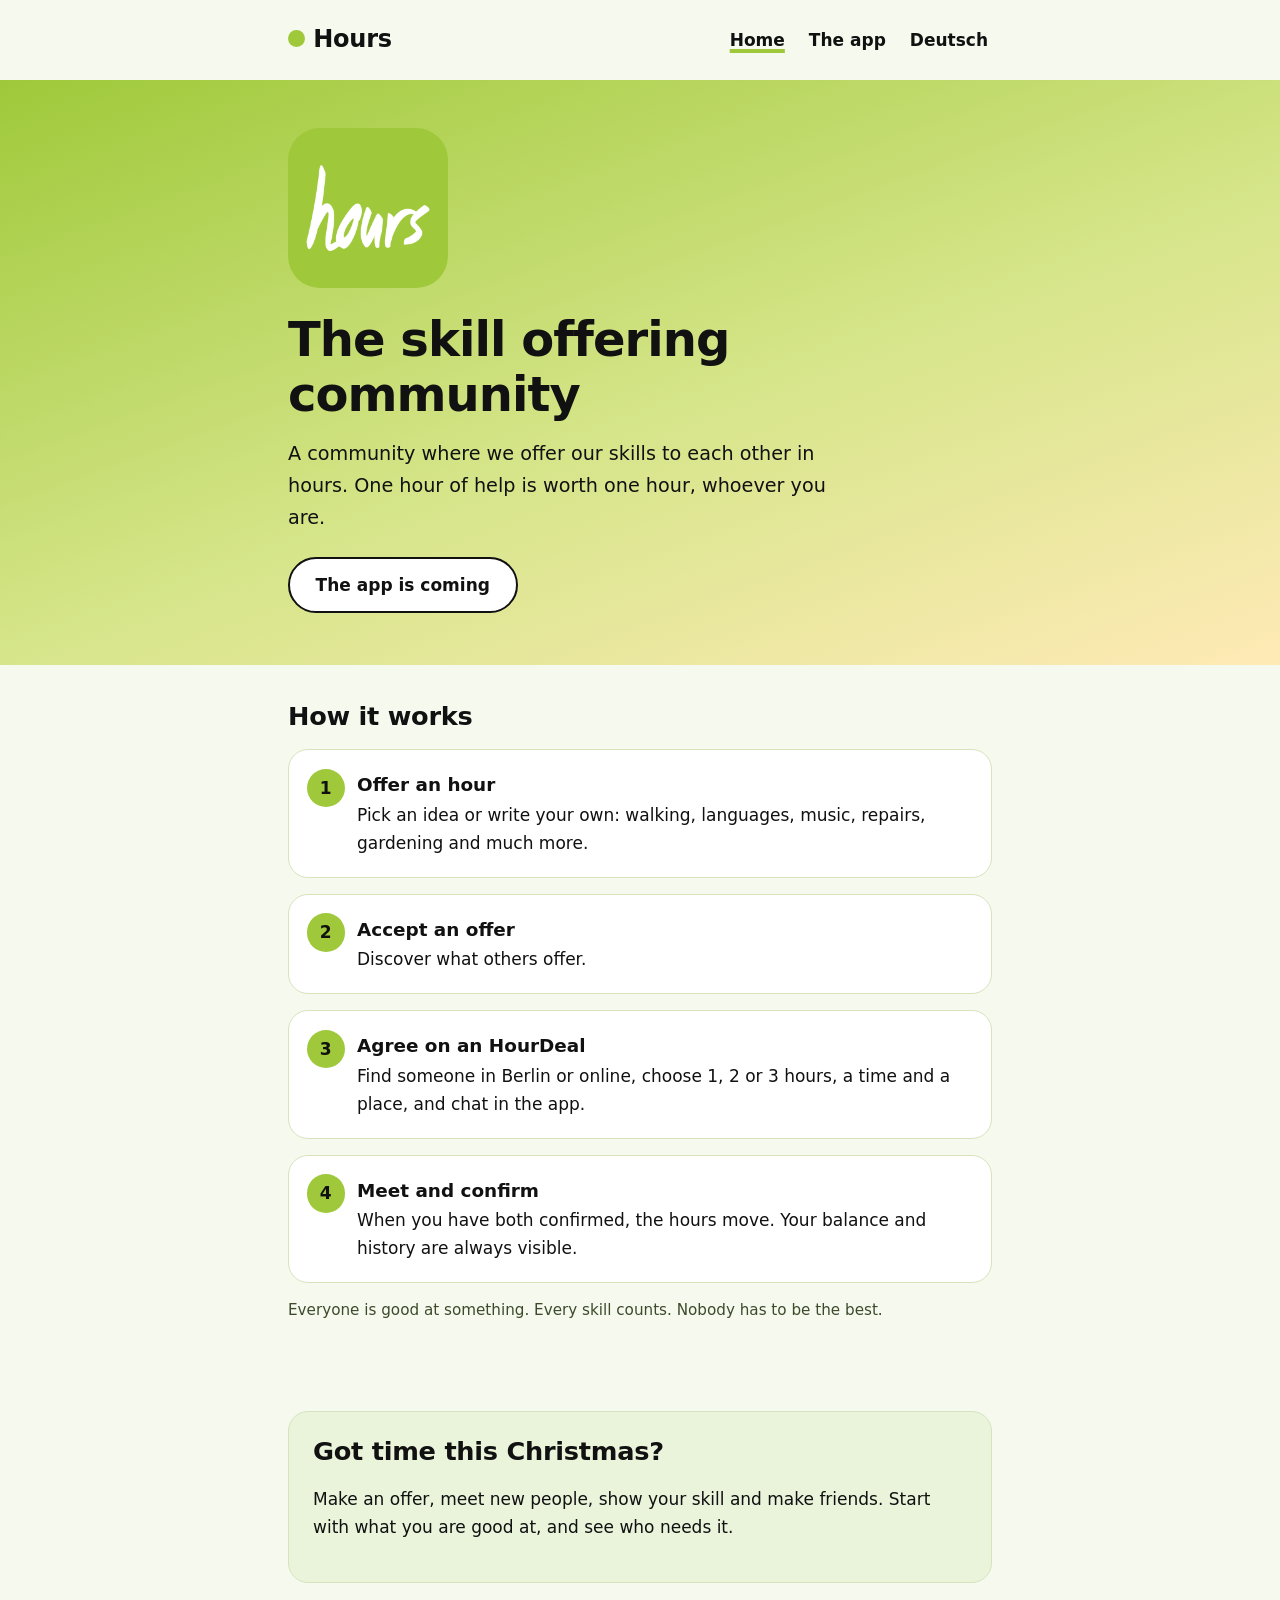
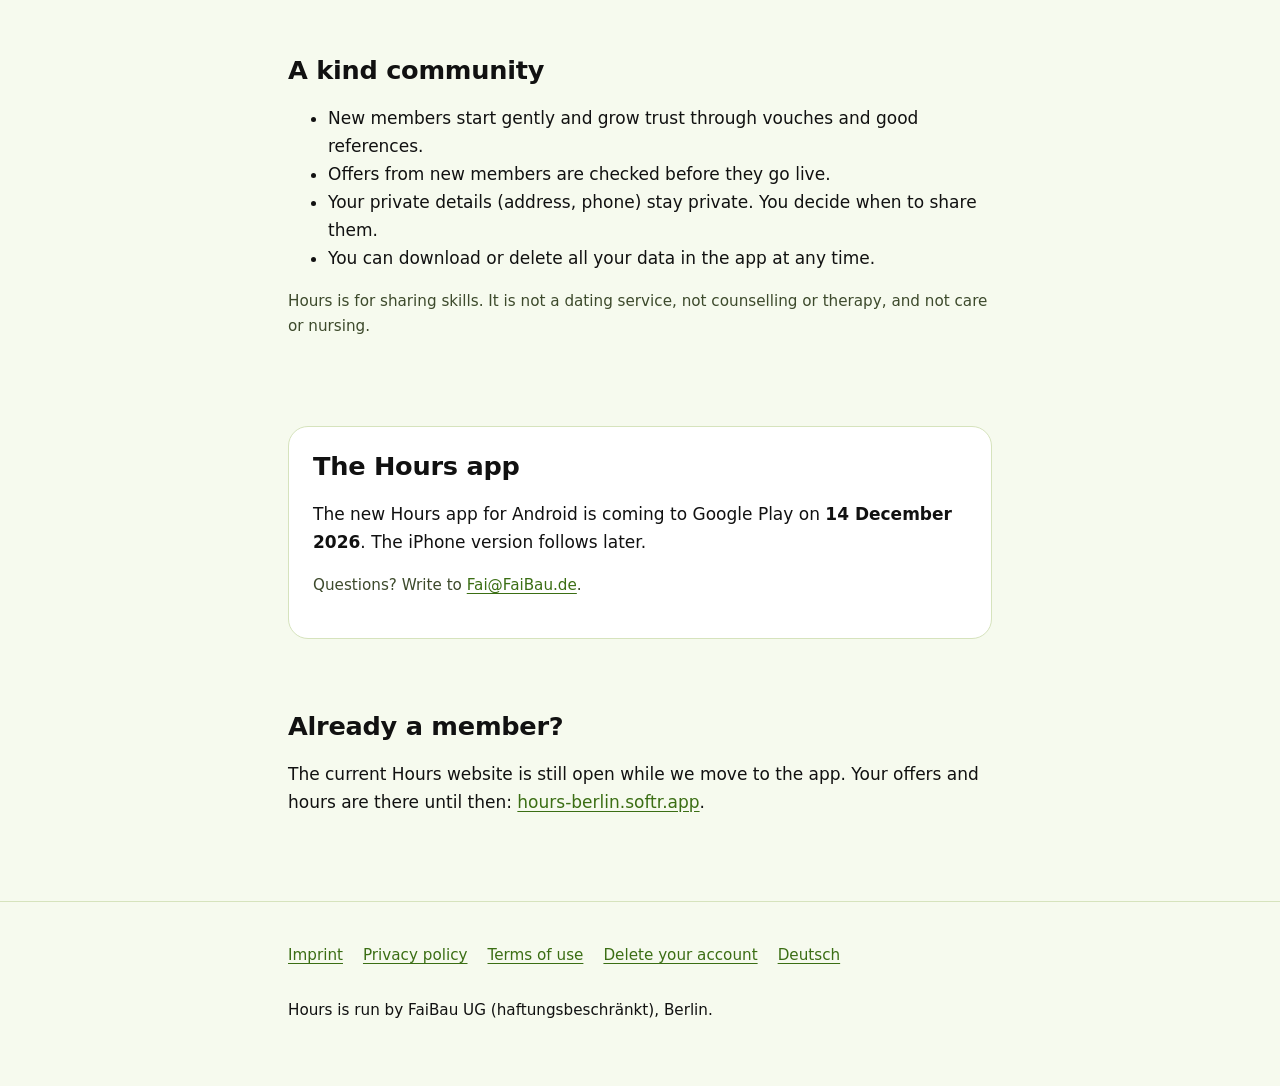
<file: index.html>
<!doctype html>
<!--
  Hours home page (hours.berlin). Published on GitHub Pages from the public repo FaiBau/hours-site;
  the source of truth is site/ in FaiBau/hours-app (docs/LANDING_PAGE.md).
-->
<html lang="en">
<head>
<meta charset="utf-8">
<meta name="viewport" content="width=device-width, initial-scale=1">
<title>Hours – the skill offering community</title>
<meta name="description" content="Hours is the skill offering community. Offer what you are good at, meet kind people and share hours together. The app is coming to Google Play on 14 December.">
<link rel="alternate" hreflang="de" href="de/index.html">
<link rel="icon" href="hours-logo.png">
<link rel="stylesheet" href="style.css">
</head>
<body>
<a class="skip" href="#main">Skip to content</a>
<header class="site"><div class="wrap">
  <a class="brand" href="index.html"><span aria-hidden="true"></span>Hours</a>
  <nav aria-label="Main"><ul>
    <li><a href="index.html" aria-current="page">Home</a></li>
    <li><a href="#app">The app</a></li>
    <li><a href="de/index.html" lang="de" hreflang="de">Deutsch</a></li>
  </ul></nav>
</div></header>

<main id="main">
<div class="hero"><div class="wrap">
  <img class="logo" src="hours-logo.png" width="160" height="160" alt="Hours logo: the word hours, handwritten in white on lime green">
  <h1>The skill offering community</h1>
  <p>A community where we offer our skills to each other in hours. One hour of help is worth one hour, whoever you are.</p>
  <a class="btn" href="#app">The app is coming</a>
</div></div>

<section aria-labelledby="how"><div class="wrap">
  <h2 id="how">How it works</h2>
  <ol class="steps">
    <li><strong>Offer an hour</strong>Pick an idea or write your own: walking, languages, music, repairs, gardening and much more.</li>
    <li><strong>Accept an offer</strong>Discover what others offer.</li>
    <li><strong>Agree on an HourDeal</strong>Find someone in Berlin or online, choose 1, 2 or 3 hours, a time and a place, and chat in the app.</li>
    <li><strong>Meet and confirm</strong>When you have both confirmed, the hours move. Your balance and history are always visible.</li>
  </ol>
  <p class="note">Everyone is good at something. Every skill counts. Nobody has to be the best.</p>
</div></section>

<section aria-labelledby="xmas"><div class="wrap">
  <div class="card soft">
    <h2 id="xmas">Got time this Christmas?</h2>
    <p>Make an offer, meet new people, show your skill and make friends. Start with what you are good at, and see who needs it.</p>
  </div>
</div></section>

<section aria-labelledby="kind"><div class="wrap">
  <h2 id="kind">A kind community</h2>
  <ul>
    <li>New members start gently and grow trust through vouches and good references.</li>
    <li>Offers from new members are checked before they go live.</li>
    <li>Your private details (address, phone) stay private. You decide when to share them.</li>
    <li>You can download or delete all your data in the app at any time.</li>
  </ul>
  <p class="note">Hours is for sharing skills. It is not a dating service, not counselling or therapy, and not care or nursing.</p>
</div></section>

<section id="app" aria-labelledby="app-h"><div class="wrap">
  <div class="card">
    <h2 id="app-h">The Hours app</h2>
    <p>The new Hours app for Android is coming to Google Play on <strong>14 December 2026</strong>. The iPhone version follows later.</p>
    <p class="note">Questions? Write to <a href="mailto:Fai@FaiBau.de">Fai@FaiBau.de</a>.</p>
  </div>
</div></section>

<section aria-labelledby="old-h"><div class="wrap">
  <h2 id="old-h">Already a member?</h2>
  <p>The current Hours website is still open while we move to the app. Your offers and hours are there until then: <a href="https://hours-berlin.softr.app">hours-berlin.softr.app</a>.</p>
</div></section>
</main>

<footer class="site"><div class="wrap">
  <ul>
    <li><a href="imprint.html">Imprint</a></li>
    <li><a href="privacy.html">Privacy policy</a></li>
    <li><a href="terms.html">Terms of use</a></li>
    <li><a href="delete-account.html">Delete your account</a></li>
    <li><a href="de/index.html" lang="de" hreflang="de">Deutsch</a></li>
  </ul>
  <p>Hours is run by FaiBau UG (haftungsbeschränkt), Berlin.</p>
</div></footer>
</body>
</html>
</file>
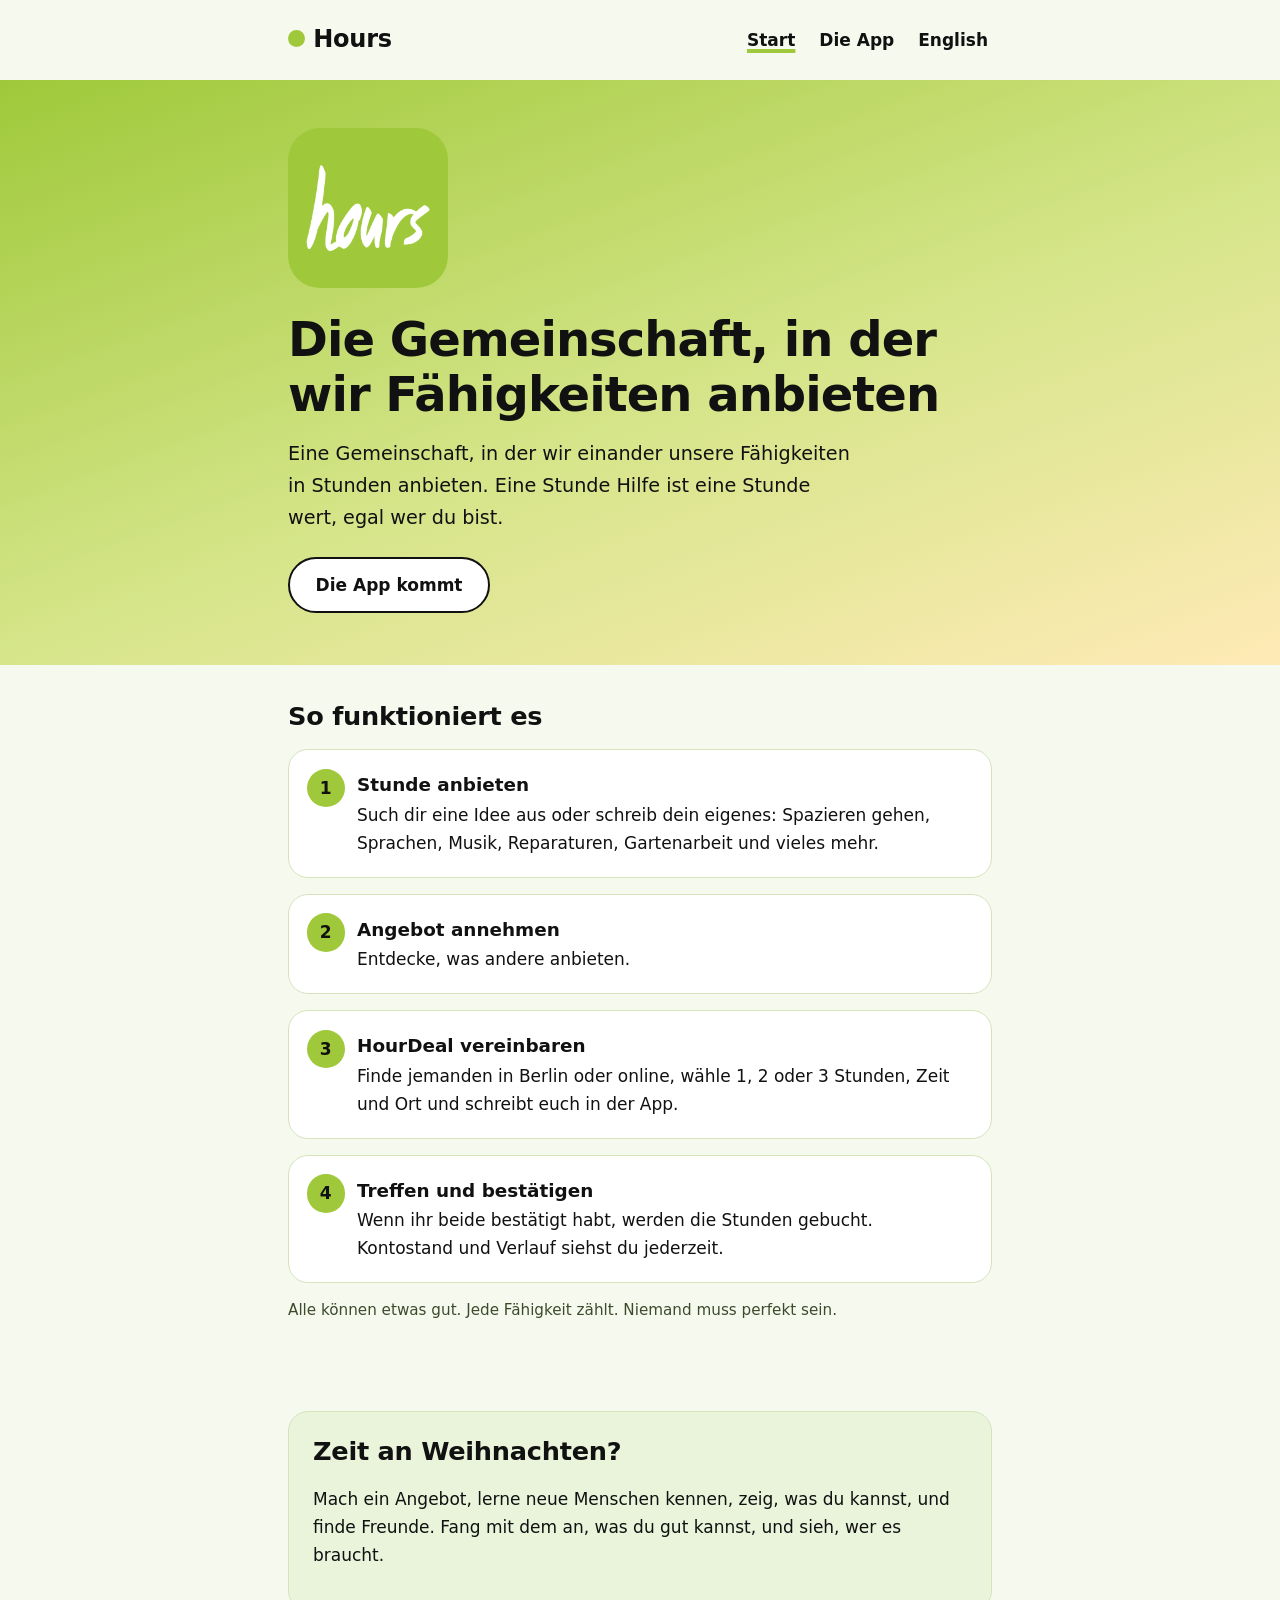
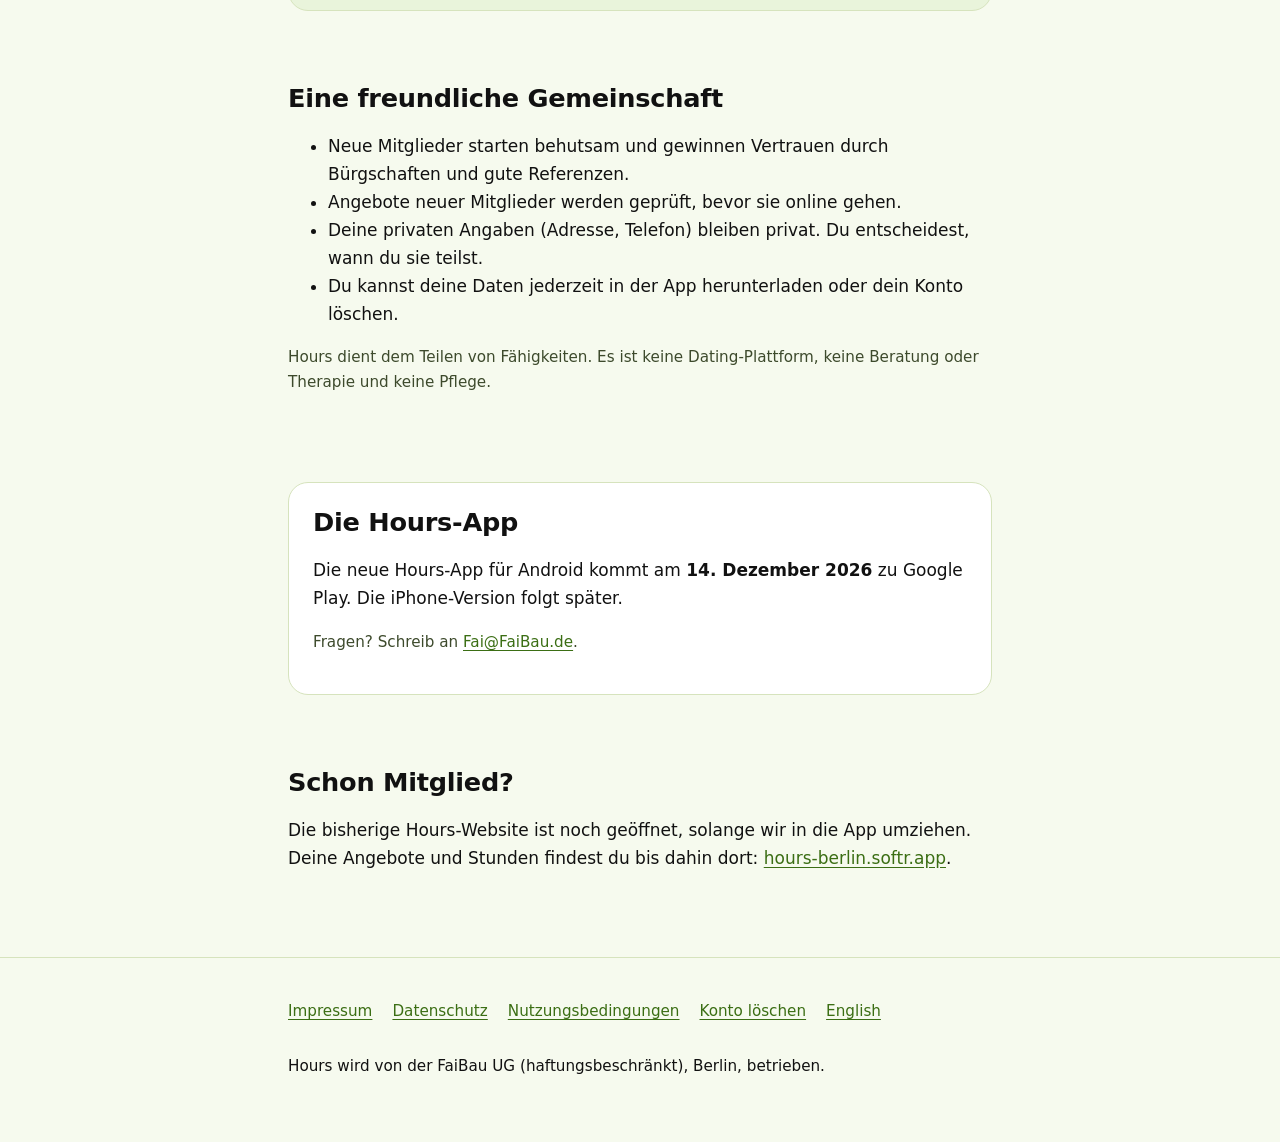
<file: de/index.html>
<!doctype html>
<!--
  German Hours home page (hours.berlin/de/). Published on GitHub Pages from the public repo
  FaiBau/hours-site; the source of truth is site/ in FaiBau/hours-app (docs/LANDING_PAGE.md).
-->
<html lang="de">
<head>
<meta charset="utf-8">
<meta name="viewport" content="width=device-width, initial-scale=1">
<title>Hours – die Gemeinschaft, in der wir Fähigkeiten anbieten</title>
<meta name="description" content="Hours ist die Gemeinschaft, in der wir einander unsere Fähigkeiten in Stunden anbieten. Die App kommt am 14. Dezember zu Google Play.">
<link rel="alternate" hreflang="en" href="../index.html">
<link rel="icon" href="../hours-logo.png">
<link rel="stylesheet" href="../style.css">
</head>
<body>
<a class="skip" href="#main">Zum Inhalt springen</a>
<header class="site"><div class="wrap">
  <a class="brand" href="index.html"><span aria-hidden="true"></span>Hours</a>
  <nav aria-label="Hauptmenü"><ul>
    <li><a href="index.html" aria-current="page">Start</a></li>
    <li><a href="#app">Die App</a></li>
    <li><a href="../index.html" lang="en" hreflang="en">English</a></li>
  </ul></nav>
</div></header>

<main id="main">
<div class="hero"><div class="wrap">
  <img class="logo" src="../hours-logo.png" width="160" height="160" alt="Hours-Logo: das Wort hours, handgeschrieben in Weiß auf Hellgrün">
  <h1>Die Gemeinschaft, in der wir Fähigkeiten anbieten</h1>
  <p>Eine Gemeinschaft, in der wir einander unsere Fähigkeiten in Stunden anbieten. Eine Stunde Hilfe ist eine Stunde wert, egal wer du bist.</p>
  <a class="btn" href="#app">Die App kommt</a>
</div></div>

<section aria-labelledby="how"><div class="wrap">
  <h2 id="how">So funktioniert es</h2>
  <ol class="steps">
    <li><strong>Stunde anbieten</strong>Such dir eine Idee aus oder schreib dein eigenes: Spazieren gehen, Sprachen, Musik, Reparaturen, Gartenarbeit und vieles mehr.</li>
    <li><strong>Angebot annehmen</strong>Entdecke, was andere anbieten.</li>
    <li><strong>HourDeal vereinbaren</strong>Finde jemanden in Berlin oder online, wähle 1, 2 oder 3 Stunden, Zeit und Ort und schreibt euch in der App.</li>
    <li><strong>Treffen und bestätigen</strong>Wenn ihr beide bestätigt habt, werden die Stunden gebucht. Kontostand und Verlauf siehst du jederzeit.</li>
  </ol>
  <p class="note">Alle können etwas gut. Jede Fähigkeit zählt. Niemand muss perfekt sein.</p>
</div></section>

<section aria-labelledby="xmas"><div class="wrap">
  <div class="card soft">
    <h2 id="xmas">Zeit an Weihnachten?</h2>
    <p>Mach ein Angebot, lerne neue Menschen kennen, zeig, was du kannst, und finde Freunde. Fang mit dem an, was du gut kannst, und sieh, wer es braucht.</p>
  </div>
</div></section>

<section aria-labelledby="kind"><div class="wrap">
  <h2 id="kind">Eine freundliche Gemeinschaft</h2>
  <ul>
    <li>Neue Mitglieder starten behutsam und gewinnen Vertrauen durch Bürgschaften und gute Referenzen.</li>
    <li>Angebote neuer Mitglieder werden geprüft, bevor sie online gehen.</li>
    <li>Deine privaten Angaben (Adresse, Telefon) bleiben privat. Du entscheidest, wann du sie teilst.</li>
    <li>Du kannst deine Daten jederzeit in der App herunterladen oder dein Konto löschen.</li>
  </ul>
  <p class="note">Hours dient dem Teilen von Fähigkeiten. Es ist keine Dating-Plattform, keine Beratung oder Therapie und keine Pflege.</p>
</div></section>

<section id="app" aria-labelledby="app-h"><div class="wrap">
  <div class="card">
    <h2 id="app-h">Die Hours-App</h2>
    <p>Die neue Hours-App für Android kommt am <strong>14. Dezember 2026</strong> zu Google Play. Die iPhone-Version folgt später.</p>
    <p class="note">Fragen? Schreib an <a href="mailto:Fai@FaiBau.de">Fai@FaiBau.de</a>.</p>
  </div>
</div></section>

<section aria-labelledby="old-h"><div class="wrap">
  <h2 id="old-h">Schon Mitglied?</h2>
  <p>Die bisherige Hours-Website ist noch geöffnet, solange wir in die App umziehen. Deine Angebote und Stunden findest du bis dahin dort: <a href="https://hours-berlin.softr.app">hours-berlin.softr.app</a>.</p>
</div></section>
</main>

<footer class="site"><div class="wrap">
  <ul>
    <li><a href="impressum.html">Impressum</a></li>
    <li><a href="datenschutz.html">Datenschutz</a></li>
    <li><a href="nutzungsbedingungen.html">Nutzungsbedingungen</a></li>
    <li><a href="konto-loeschen.html">Konto löschen</a></li>
    <li><a href="../index.html" lang="en" hreflang="en">English</a></li>
  </ul>
  <p>Hours wird von der FaiBau UG (haftungsbeschränkt), Berlin, betrieben.</p>
</div></footer>
</body>
</html>
</file>
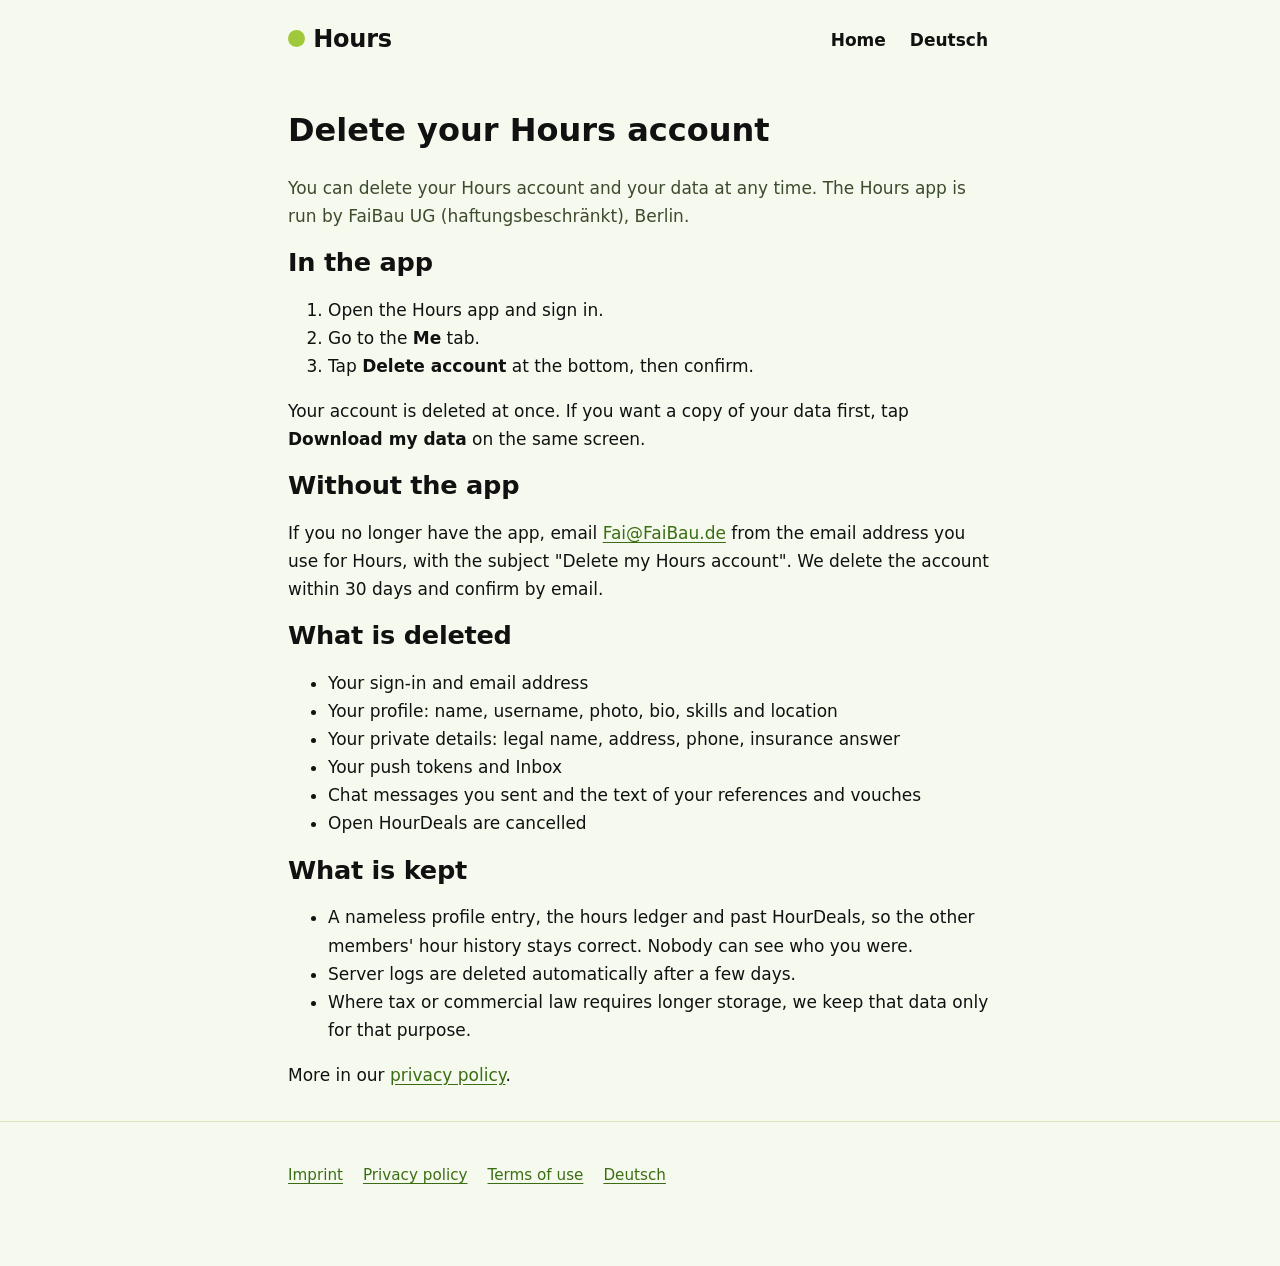
<file: delete-account.html>
<!doctype html>
<!--
  Published 2026-11-25 by the owner's decision; written with AI, lawyer review still pending (STATUS item 29). Account deletion page required by Google Play (Data safety →
  "Delete account URL"). Content matches the app (Me → Delete account, delete_my_account())
  and section 4 of privacy.html.
-->
<html lang="en">
<head>
<meta charset="utf-8">
<meta name="viewport" content="width=device-width, initial-scale=1">
<title>Delete your account – Hours</title>
<link rel="alternate" hreflang="de" href="de/konto-loeschen.html">
<link rel="stylesheet" href="style.css">
</head>
<body>
<a class="skip" href="#main">Skip to content</a>
<header class="site"><div class="wrap">
  <a class="brand" href="index.html"><span aria-hidden="true"></span>Hours</a>
  <nav aria-label="Main"><ul>
    <li><a href="index.html">Home</a></li>
    <li><a href="de/konto-loeschen.html" lang="de" hreflang="de">Deutsch</a></li>
  </ul></nav>
</div></header>

<main id="main" class="legal"><div class="wrap">
<h1>Delete your Hours account</h1>
<p class="lead">You can delete your Hours account and your data at any time. The Hours app is run by FaiBau UG (haftungsbeschränkt), Berlin.</p>

<h2>In the app</h2>
<ol>
  <li>Open the Hours app and sign in.</li>
  <li>Go to the <strong>Me</strong> tab.</li>
  <li>Tap <strong>Delete account</strong> at the bottom, then confirm.</li>
</ol>
<p>Your account is deleted at once. If you want a copy of your data first, tap <strong>Download my data</strong> on the same screen.</p>

<h2>Without the app</h2>
<p>If you no longer have the app, email <a href="mailto:Fai@FaiBau.de?subject=Delete%20my%20Hours%20account">Fai@FaiBau.de</a> from the email address you use for Hours, with the subject "Delete my Hours account". We delete the account within 30 days and confirm by email.</p>

<h2>What is deleted</h2>
<ul>
  <li>Your sign-in and email address</li>
  <li>Your profile: name, username, photo, bio, skills and location</li>
  <li>Your private details: legal name, address, phone, insurance answer</li>
  <li>Your push tokens and Inbox</li>
  <li>Chat messages you sent and the text of your references and vouches</li>
  <li>Open HourDeals are cancelled</li>
</ul>

<h2>What is kept</h2>
<ul>
  <li>A nameless profile entry, the hours ledger and past HourDeals, so the other members' hour history stays correct. Nobody can see who you were.</li>
  <li>Server logs are deleted automatically after a few days.</li>
  <li>Where tax or commercial law requires longer storage, we keep that data only for that purpose.</li>
</ul>
<p>More in our <a href="privacy.html">privacy policy</a>.</p>
</div></main>

<footer class="site"><div class="wrap">
  <ul>
    <li><a href="imprint.html">Imprint</a></li>
    <li><a href="privacy.html">Privacy policy</a></li>
    <li><a href="terms.html">Terms of use</a></li>
    <li><a href="de/konto-loeschen.html" lang="de" hreflang="de">Deutsch</a></li>
  </ul>
</div></footer>
</body>
</html>
</file>
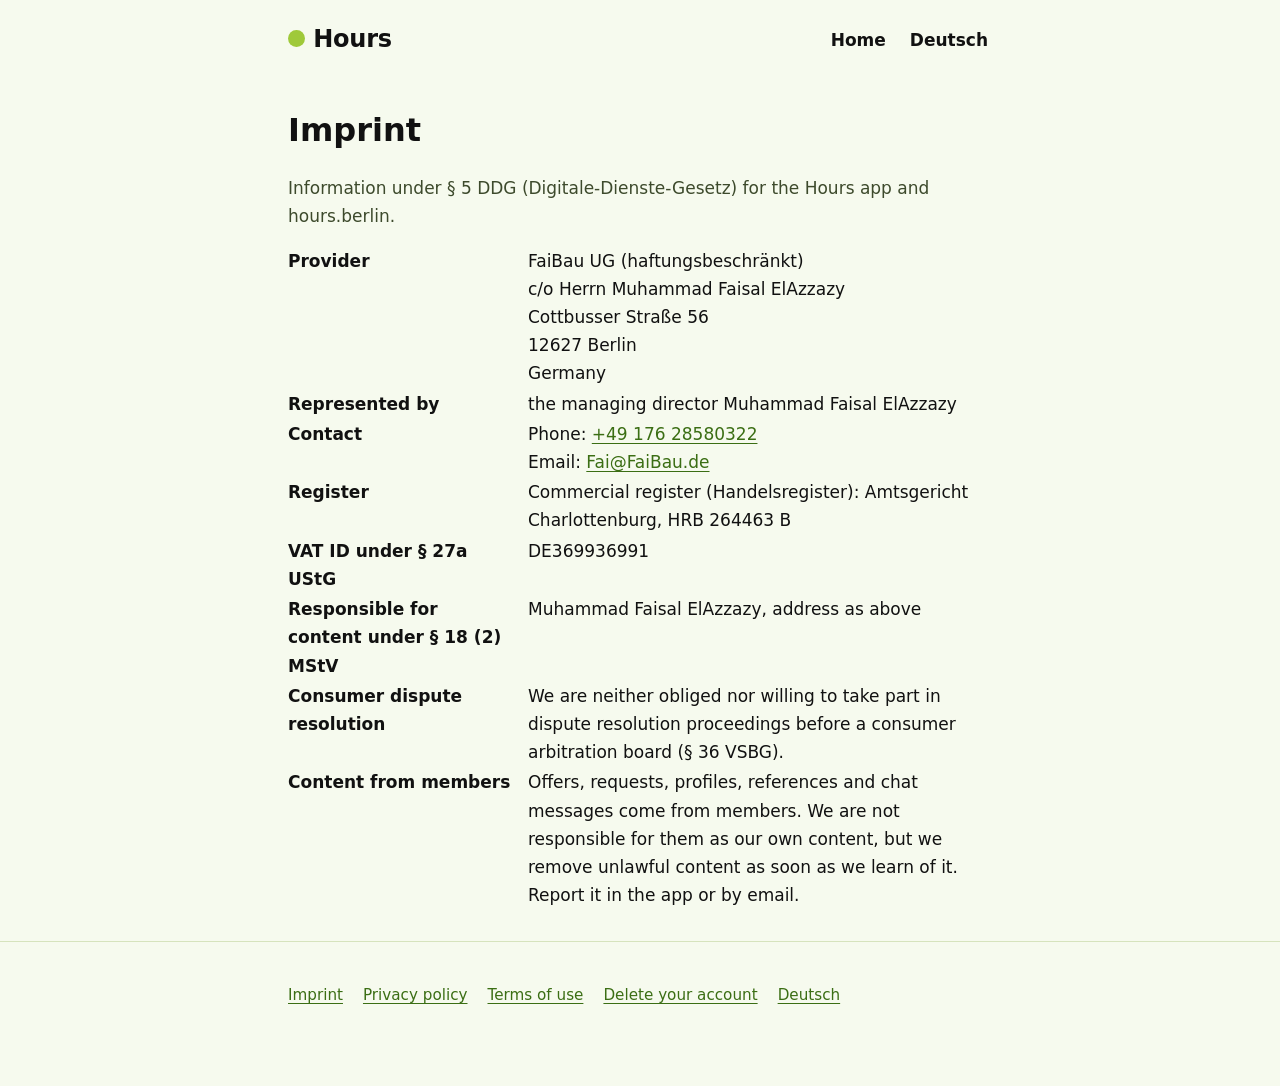
<file: imprint.html>
<!doctype html>
<!--
  Published 2026-11-25 by the owner's decision; written with AI, lawyer review still pending (STATUS item 29). Source: notes/legal/Hours-legal-texts-draft-EN-2026-11-19.pdf (Imprint).
  Company data from the commercial register extract of 19 Nov 2026.
-->
<html lang="en">
<head>
<meta charset="utf-8">
<meta name="viewport" content="width=device-width, initial-scale=1">
<title>Imprint – Hours</title>
<link rel="alternate" hreflang="de" href="de/impressum.html">
<link rel="stylesheet" href="style.css">
</head>
<body>
<a class="skip" href="#main">Skip to content</a>
<header class="site"><div class="wrap">
  <a class="brand" href="index.html"><span aria-hidden="true"></span>Hours</a>
  <nav aria-label="Main"><ul>
    <li><a href="index.html">Home</a></li>
    <li><a href="de/impressum.html" lang="de" hreflang="de">Deutsch</a></li>
  </ul></nav>
</div></header>

<main id="main" class="legal"><div class="wrap">
<h1>Imprint</h1>
<p class="lead">Information under § 5 DDG (Digitale-Dienste-Gesetz) for the Hours app and hours.berlin.</p>
<dl>
  <dt>Provider</dt>
  <dd>FaiBau UG (haftungsbeschränkt)<br>c/o Herrn Muhammad Faisal ElAzzazy<br>Cottbusser Straße 56<br>12627 Berlin<br>Germany</dd>
  <dt>Represented by</dt>
  <dd>the managing director Muhammad Faisal ElAzzazy</dd>
  <dt>Contact</dt>
  <dd>Phone: <a href="tel:+4917628580322">+49 176 28580322</a><br>Email: <a href="mailto:Fai@FaiBau.de">Fai@FaiBau.de</a></dd>
  <dt>Register</dt>
  <dd>Commercial register (Handelsregister): Amtsgericht Charlottenburg, HRB 264463 B</dd>
  <dt>VAT ID under § 27a UStG</dt>
  <dd>DE369936991</dd>
  <dt>Responsible for content under § 18 (2) MStV</dt>
  <dd>Muhammad Faisal ElAzzazy, address as above</dd>
  <dt>Consumer dispute resolution</dt>
  <dd>We are neither obliged nor willing to take part in dispute resolution proceedings before a consumer arbitration board (§ 36 VSBG).</dd>
  <dt>Content from members</dt>
  <dd>Offers, requests, profiles, references and chat messages come from members. We are not responsible for them as our own content, but we remove unlawful content as soon as we learn of it. Report it in the app or by email.</dd>
</dl>
</div></main>

<footer class="site"><div class="wrap">
  <ul>
    <li><a href="imprint.html">Imprint</a></li>
    <li><a href="privacy.html">Privacy policy</a></li>
    <li><a href="terms.html">Terms of use</a></li>
    <li><a href="delete-account.html">Delete your account</a></li>
    <li><a href="de/impressum.html" lang="de" hreflang="de">Deutsch</a></li>
  </ul>
</div></footer>
</body>
</html>
</file>
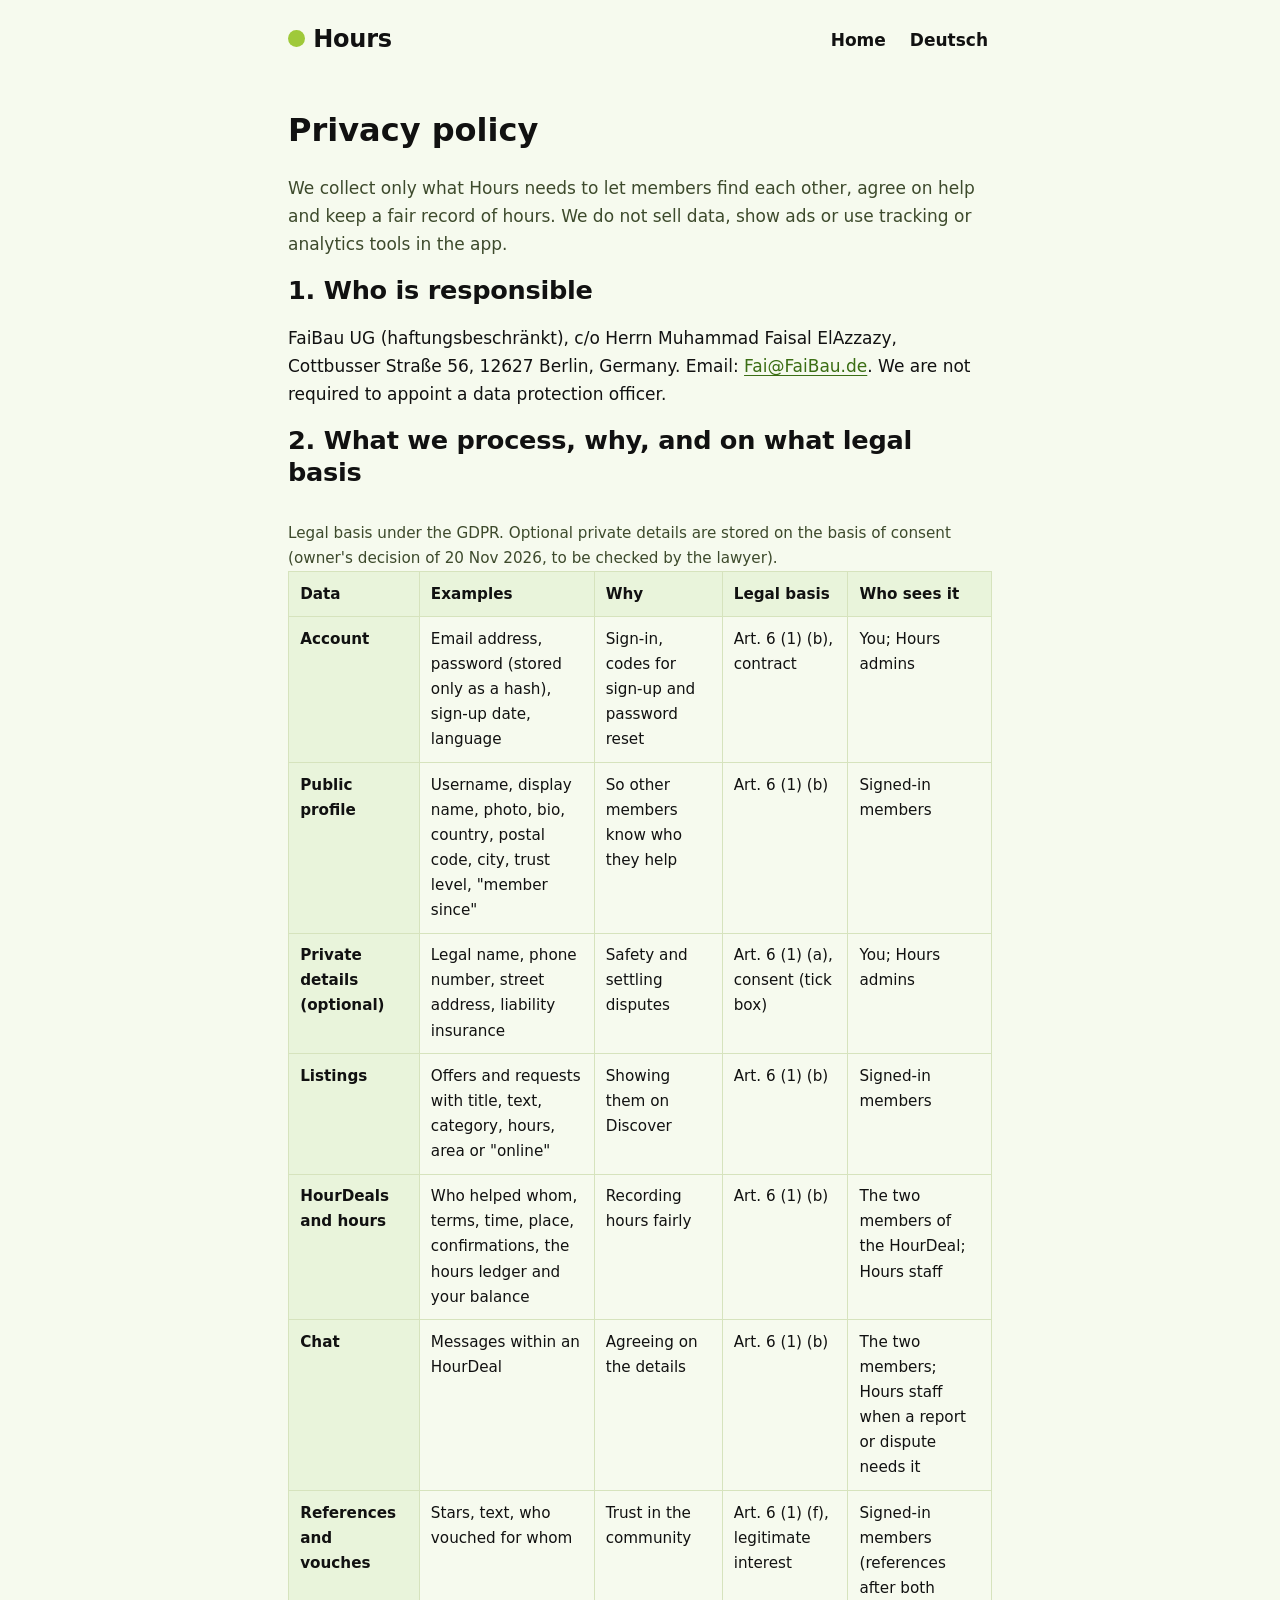
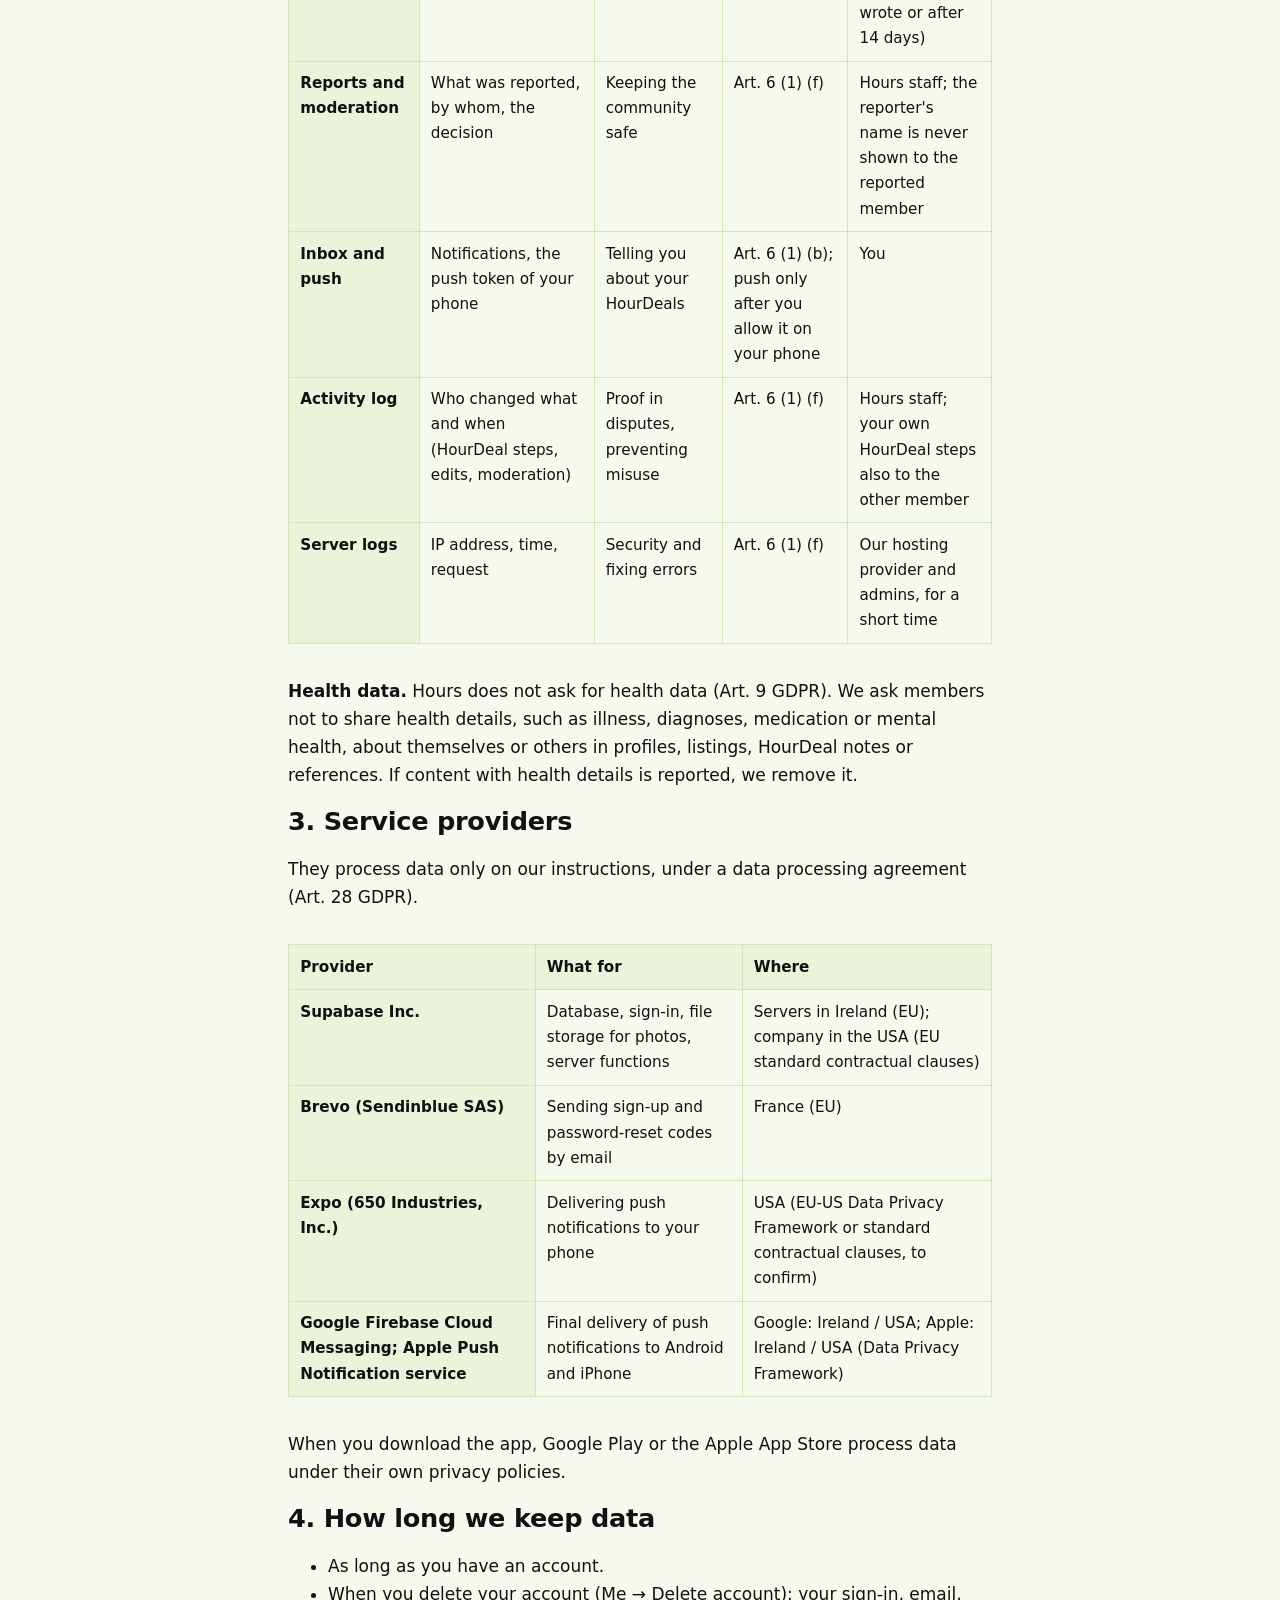
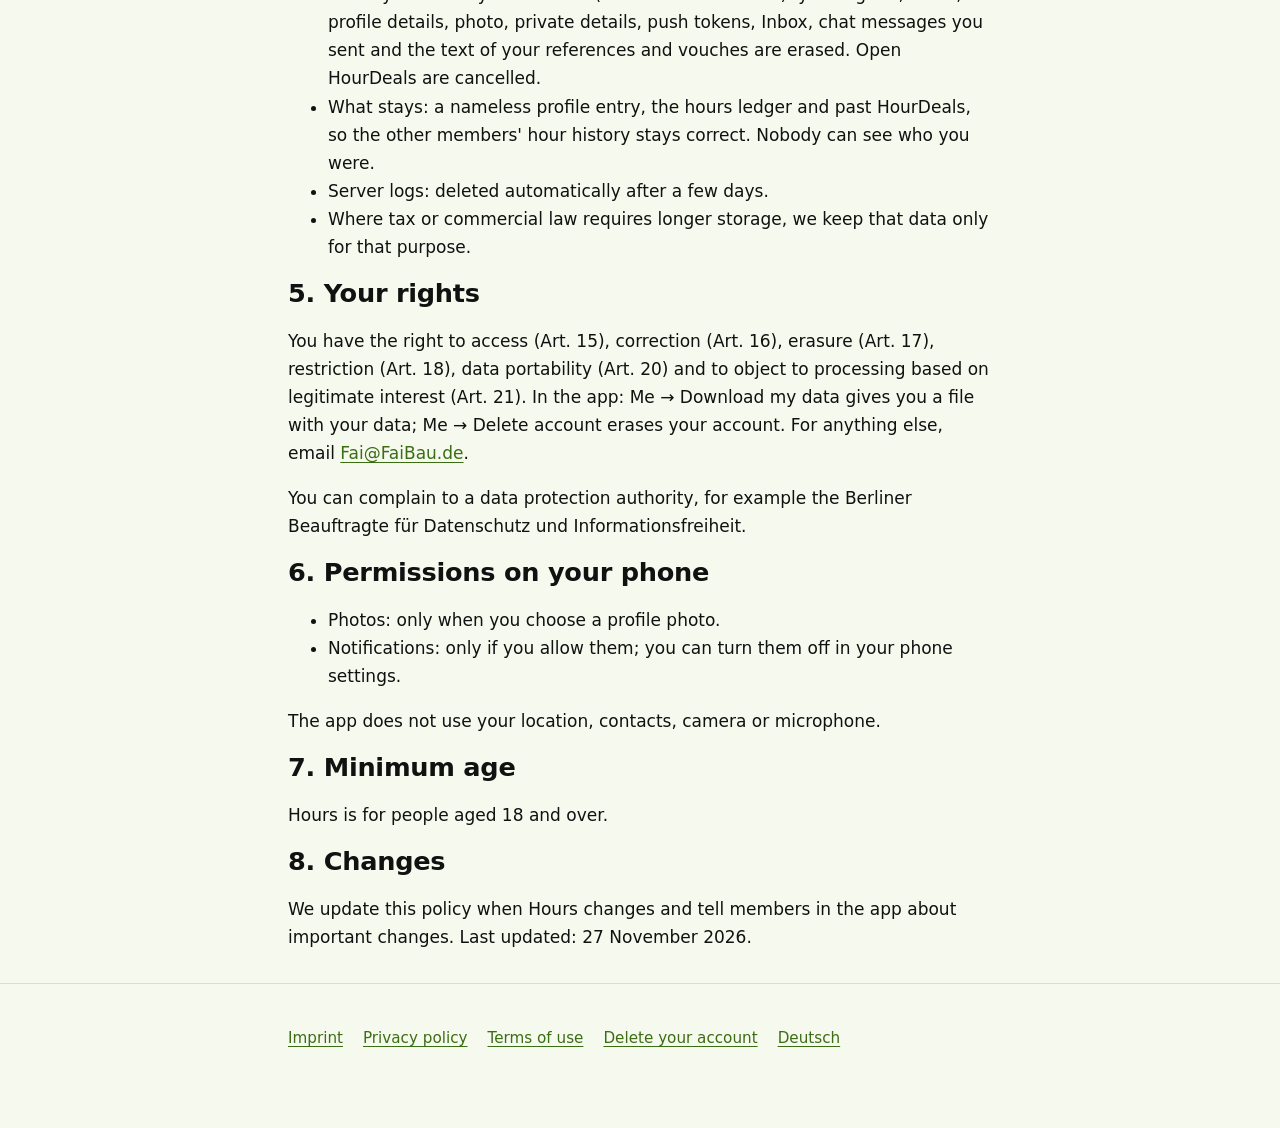
<file: privacy.html>
<!doctype html>
<!--
  Published 2026-11-25 by the owner's decision; written with AI, lawyer review still pending (STATUS item 29). Source: notes/legal/Hours-legal-texts-draft-EN-2026-11-19.pdf (Privacy policy).
  The data table was re-assembled from the PDF's text layout: compare it with the artifact before use.
-->
<html lang="en">
<head>
<meta charset="utf-8">
<meta name="viewport" content="width=device-width, initial-scale=1">
<title>Privacy policy – Hours</title>
<link rel="alternate" hreflang="de" href="de/datenschutz.html">
<link rel="stylesheet" href="style.css">
</head>
<body>
<a class="skip" href="#main">Skip to content</a>
<header class="site"><div class="wrap">
  <a class="brand" href="index.html"><span aria-hidden="true"></span>Hours</a>
  <nav aria-label="Main"><ul>
    <li><a href="index.html">Home</a></li>
    <li><a href="de/datenschutz.html" lang="de" hreflang="de">Deutsch</a></li>
  </ul></nav>
</div></header>

<main id="main" class="legal"><div class="wrap">
<h1>Privacy policy</h1>
<p class="lead">We collect only what Hours needs to let members find each other, agree on help and keep a fair record of hours. We do not sell data, show ads or use tracking or analytics tools in the app.</p>

<h2>1. Who is responsible</h2>
<p>FaiBau UG (haftungsbeschränkt), c/o Herrn Muhammad Faisal ElAzzazy, Cottbusser Straße 56, 12627 Berlin, Germany. Email: <a href="mailto:Fai@FaiBau.de">Fai@FaiBau.de</a>. We are not required to appoint a data protection officer.</p>

<h2>2. What we process, why, and on what legal basis</h2>
<div class="table-scroll"><table>
<caption class="note" style="text-align:left">Legal basis under the GDPR. Optional private details are stored on the basis of consent (owner's decision of 20 Nov 2026, to be checked by the lawyer).</caption>
<thead><tr><th scope="col">Data</th><th scope="col">Examples</th><th scope="col">Why</th><th scope="col">Legal basis</th><th scope="col">Who sees it</th></tr></thead>
<tbody>
<tr><th scope="row">Account</th><td>Email address, password (stored only as a hash), sign-up date, language</td><td>Sign-in, codes for sign-up and password reset</td><td>Art. 6 (1) (b), contract</td><td>You; Hours admins</td></tr>
<tr><th scope="row">Public profile</th><td>Username, display name, photo, bio, country, postal code, city, trust level, "member since"</td><td>So other members know who they help</td><td>Art. 6 (1) (b)</td><td>Signed-in members</td></tr>
<tr><th scope="row">Private details (optional)</th><td>Legal name, phone number, street address, liability insurance</td><td>Safety and settling disputes</td><td>Art. 6 (1) (a), consent (tick box)</td><td>You; Hours admins</td></tr>
<tr><th scope="row">Listings</th><td>Offers and requests with title, text, category, hours, area or "online"</td><td>Showing them on Discover</td><td>Art. 6 (1) (b)</td><td>Signed-in members</td></tr>
<tr><th scope="row">HourDeals and hours</th><td>Who helped whom, terms, time, place, confirmations, the hours ledger and your balance</td><td>Recording hours fairly</td><td>Art. 6 (1) (b)</td><td>The two members of the HourDeal; Hours staff</td></tr>
<tr><th scope="row">Chat</th><td>Messages within an HourDeal</td><td>Agreeing on the details</td><td>Art. 6 (1) (b)</td><td>The two members; Hours staff when a report or dispute needs it</td></tr>
<tr><th scope="row">References and vouches</th><td>Stars, text, who vouched for whom</td><td>Trust in the community</td><td>Art. 6 (1) (f), legitimate interest</td><td>Signed-in members (references after both wrote or after 14 days)</td></tr>
<tr><th scope="row">Reports and moderation</th><td>What was reported, by whom, the decision</td><td>Keeping the community safe</td><td>Art. 6 (1) (f)</td><td>Hours staff; the reporter's name is never shown to the reported member</td></tr>
<tr><th scope="row">Inbox and push</th><td>Notifications, the push token of your phone</td><td>Telling you about your HourDeals</td><td>Art. 6 (1) (b); push only after you allow it on your phone</td><td>You</td></tr>
<tr><th scope="row">Activity log</th><td>Who changed what and when (HourDeal steps, edits, moderation)</td><td>Proof in disputes, preventing misuse</td><td>Art. 6 (1) (f)</td><td>Hours staff; your own HourDeal steps also to the other member</td></tr>
<tr><th scope="row">Server logs</th><td>IP address, time, request</td><td>Security and fixing errors</td><td>Art. 6 (1) (f)</td><td>Our hosting provider and admins, for a short time</td></tr>
</tbody></table></div>

<p><strong>Health data.</strong> Hours does not ask for health data (Art. 9 GDPR). We ask members not to share health details, such as illness, diagnoses, medication or mental health, about themselves or others in profiles, listings, HourDeal notes or references. If content with health details is reported, we remove it.</p>

<h2>3. Service providers</h2>
<p>They process data only on our instructions, under a data processing agreement (Art. 28 GDPR).</p>
<div class="table-scroll"><table>
<thead><tr><th scope="col">Provider</th><th scope="col">What for</th><th scope="col">Where</th></tr></thead>
<tbody>
<tr><th scope="row">Supabase Inc.</th><td>Database, sign-in, file storage for photos, server functions</td><td>Servers in Ireland (EU); company in the USA (EU standard contractual clauses)</td></tr>
<tr><th scope="row">Brevo (Sendinblue SAS)</th><td>Sending sign-up and password-reset codes by email</td><td>France (EU)</td></tr>
<tr><th scope="row">Expo (650 Industries, Inc.)</th><td>Delivering push notifications to your phone</td><td>USA (EU-US Data Privacy Framework or standard contractual clauses, to confirm)</td></tr>
<tr><th scope="row">Google Firebase Cloud Messaging; Apple Push Notification service</th><td>Final delivery of push notifications to Android and iPhone</td><td>Google: Ireland / USA; Apple: Ireland / USA (Data Privacy Framework)</td></tr>
</tbody></table></div>
<p>When you download the app, Google Play or the Apple App Store process data under their own privacy policies.</p>

<h2>4. How long we keep data</h2>
<ul>
  <li>As long as you have an account.</li>
  <li>When you delete your account (Me → Delete account): your sign-in, email, profile details, photo, private details, push tokens, Inbox, chat messages you sent and the text of your references and vouches are erased. Open HourDeals are cancelled.</li>
  <li>What stays: a nameless profile entry, the hours ledger and past HourDeals, so the other members' hour history stays correct. Nobody can see who you were.</li>
  <li>Server logs: deleted automatically after a few days.</li>
  <li>Where tax or commercial law requires longer storage, we keep that data only for that purpose.</li>
</ul>

<h2>5. Your rights</h2>
<p>You have the right to access (Art. 15), correction (Art. 16), erasure (Art. 17), restriction (Art. 18), data portability (Art. 20) and to object to processing based on legitimate interest (Art. 21). In the app: Me → Download my data gives you a file with your data; Me → Delete account erases your account. For anything else, email <a href="mailto:Fai@FaiBau.de">Fai@FaiBau.de</a>.</p>
<p>You can complain to a data protection authority, for example the Berliner Beauftragte für Datenschutz und Informationsfreiheit.</p>

<h2>6. Permissions on your phone</h2>
<ul>
  <li>Photos: only when you choose a profile photo.</li>
  <li>Notifications: only if you allow them; you can turn them off in your phone settings.</li>
</ul>
<p>The app does not use your location, contacts, camera or microphone.</p>

<h2>7. Minimum age</h2>
<p>Hours is for people aged 18 and over.</p>

<h2>8. Changes</h2>
<p>We update this policy when Hours changes and tell members in the app about important changes. Last updated: 27 November 2026.</p>
</div></main>

<footer class="site"><div class="wrap">
  <ul>
    <li><a href="imprint.html">Imprint</a></li>
    <li><a href="privacy.html">Privacy policy</a></li>
    <li><a href="terms.html">Terms of use</a></li>
    <li><a href="delete-account.html">Delete your account</a></li>
    <li><a href="de/datenschutz.html" lang="de" hreflang="de">Deutsch</a></li>
  </ul>
</div></footer>
</body>
</html>
</file>
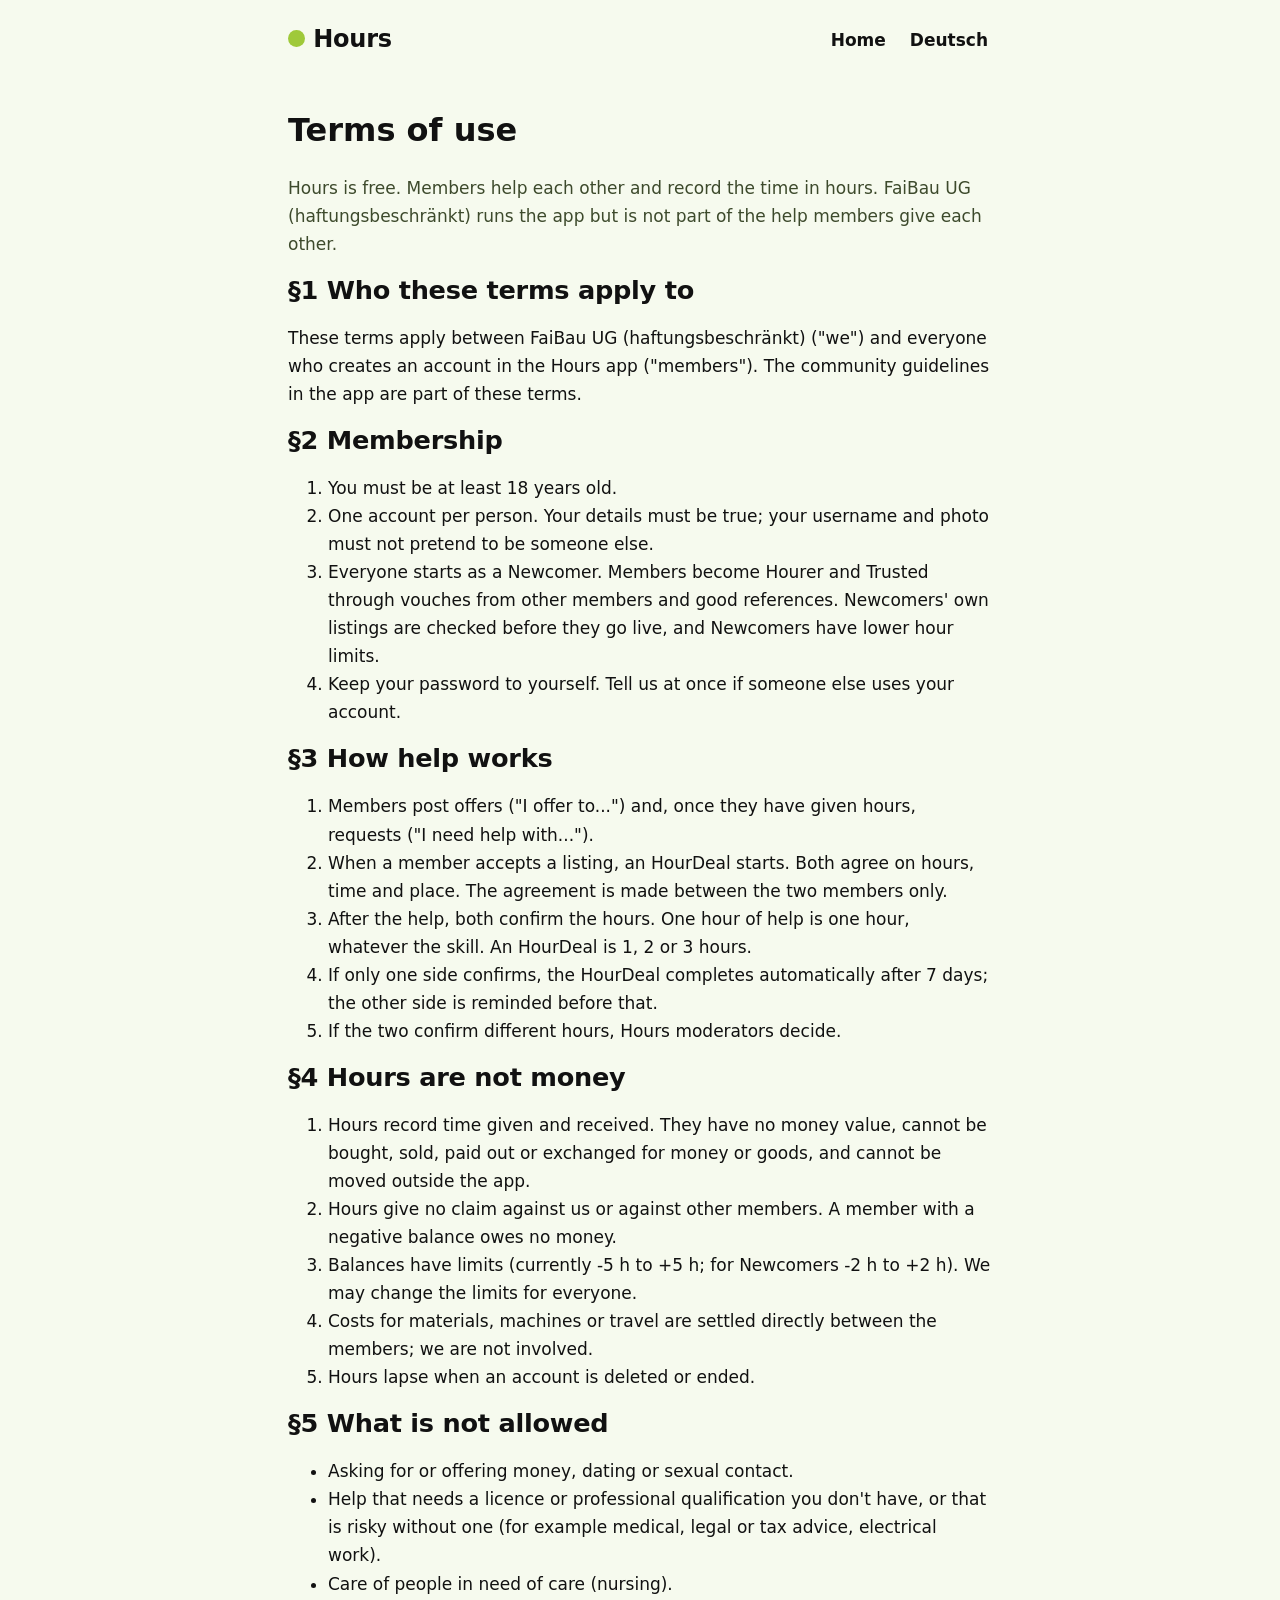
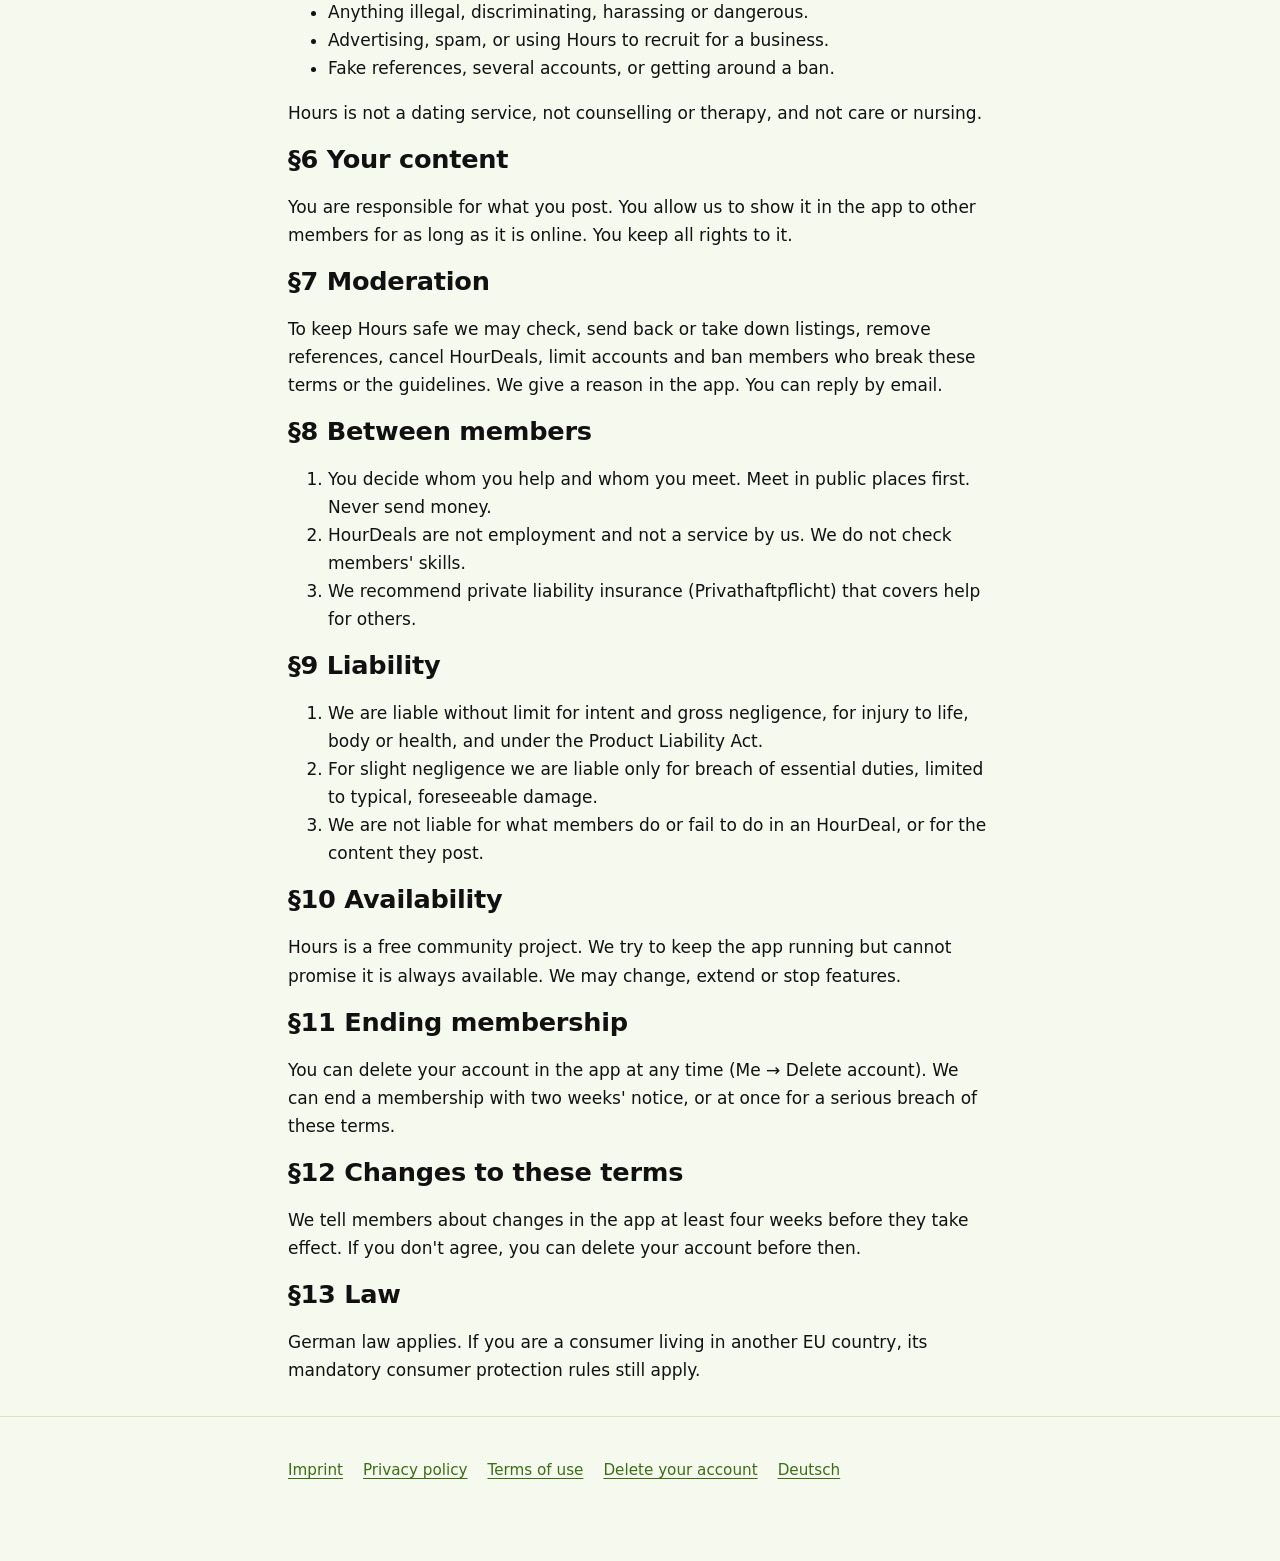
<file: terms.html>
<!doctype html>
<!--
  Published 2026-11-25 by the owner's decision; written with AI, lawyer review still pending (STATUS item 29). Source: notes/legal/Hours-legal-texts-draft-EN-2026-11-19.pdf (Terms of use).
-->
<html lang="en">
<head>
<meta charset="utf-8">
<meta name="viewport" content="width=device-width, initial-scale=1">
<title>Terms of use – Hours</title>
<link rel="alternate" hreflang="de" href="de/nutzungsbedingungen.html">
<link rel="stylesheet" href="style.css">
</head>
<body>
<a class="skip" href="#main">Skip to content</a>
<header class="site"><div class="wrap">
  <a class="brand" href="index.html"><span aria-hidden="true"></span>Hours</a>
  <nav aria-label="Main"><ul>
    <li><a href="index.html">Home</a></li>
    <li><a href="de/nutzungsbedingungen.html" lang="de" hreflang="de">Deutsch</a></li>
  </ul></nav>
</div></header>

<main id="main" class="legal"><div class="wrap">
<h1>Terms of use</h1>
<p class="lead">Hours is free. Members help each other and record the time in hours. FaiBau UG (haftungsbeschränkt) runs the app but is not part of the help members give each other.</p>

<h2>§1 Who these terms apply to</h2>
<p>These terms apply between FaiBau UG (haftungsbeschränkt) ("we") and everyone who creates an account in the Hours app ("members"). The community guidelines in the app are part of these terms.</p>

<h2>§2 Membership</h2>
<ol>
  <li>You must be at least 18 years old.</li>
  <li>One account per person. Your details must be true; your username and photo must not pretend to be someone else.</li>
  <li>Everyone starts as a Newcomer. Members become Hourer and Trusted through vouches from other members and good references. Newcomers' own listings are checked before they go live, and Newcomers have lower hour limits.</li>
  <li>Keep your password to yourself. Tell us at once if someone else uses your account.</li>
</ol>

<h2>§3 How help works</h2>
<ol>
  <li>Members post offers ("I offer to...") and, once they have given hours, requests ("I need help with...").</li>
  <li>When a member accepts a listing, an HourDeal starts. Both agree on hours, time and place. The agreement is made between the two members only.</li>
  <li>After the help, both confirm the hours. One hour of help is one hour, whatever the skill. An HourDeal is 1, 2 or 3 hours.</li>
  <li>If only one side confirms, the HourDeal completes automatically after 7 days; the other side is reminded before that.</li>
  <li>If the two confirm different hours, Hours moderators decide.</li>
</ol>

<h2>§4 Hours are not money</h2>
<ol>
  <li>Hours record time given and received. They have no money value, cannot be bought, sold, paid out or exchanged for money or goods, and cannot be moved outside the app.</li>
  <li>Hours give no claim against us or against other members. A member with a negative balance owes no money.</li>
  <li>Balances have limits (currently -5 h to +5 h; for Newcomers -2 h to +2 h). We may change the limits for everyone.</li>
  <li>Costs for materials, machines or travel are settled directly between the members; we are not involved.</li>
  <li>Hours lapse when an account is deleted or ended.</li>
</ol>

<h2>§5 What is not allowed</h2>
<ul>
  <li>Asking for or offering money, dating or sexual contact.</li>
  <li>Help that needs a licence or professional qualification you don't have, or that is risky without one (for example medical, legal or tax advice, electrical work).</li>
  <li>Care of people in need of care (nursing).</li>
  <li>Anything illegal, discriminating, harassing or dangerous.</li>
  <li>Advertising, spam, or using Hours to recruit for a business.</li>
  <li>Fake references, several accounts, or getting around a ban.</li>
</ul>
<p>Hours is not a dating service, not counselling or therapy, and not care or nursing.</p>

<h2>§6 Your content</h2>
<p>You are responsible for what you post. You allow us to show it in the app to other members for as long as it is online. You keep all rights to it.</p>

<h2>§7 Moderation</h2>
<p>To keep Hours safe we may check, send back or take down listings, remove references, cancel HourDeals, limit accounts and ban members who break these terms or the guidelines. We give a reason in the app. You can reply by email.</p>

<h2>§8 Between members</h2>
<ol>
  <li>You decide whom you help and whom you meet. Meet in public places first. Never send money.</li>
  <li>HourDeals are not employment and not a service by us. We do not check members' skills.</li>
  <li>We recommend private liability insurance (Privathaftpflicht) that covers help for others.</li>
</ol>

<h2>§9 Liability</h2>
<ol>
  <li>We are liable without limit for intent and gross negligence, for injury to life, body or health, and under the Product Liability Act.</li>
  <li>For slight negligence we are liable only for breach of essential duties, limited to typical, foreseeable damage.</li>
  <li>We are not liable for what members do or fail to do in an HourDeal, or for the content they post.</li>
</ol>

<h2>§10 Availability</h2>
<p>Hours is a free community project. We try to keep the app running but cannot promise it is always available. We may change, extend or stop features.</p>

<h2>§11 Ending membership</h2>
<p>You can delete your account in the app at any time (Me → Delete account). We can end a membership with two weeks' notice, or at once for a serious breach of these terms.</p>

<h2>§12 Changes to these terms</h2>
<p>We tell members about changes in the app at least four weeks before they take effect. If you don't agree, you can delete your account before then.</p>

<h2>§13 Law</h2>
<p>German law applies. If you are a consumer living in another EU country, its mandatory consumer protection rules still apply.</p>
</div></main>

<footer class="site"><div class="wrap">
  <ul>
    <li><a href="imprint.html">Imprint</a></li>
    <li><a href="privacy.html">Privacy policy</a></li>
    <li><a href="terms.html">Terms of use</a></li>
    <li><a href="delete-account.html">Delete your account</a></li>
    <li><a href="de/nutzungsbedingungen.html" lang="de" hreflang="de">Deutsch</a></li>
  </ul>
</div></footer>
</body>
</html>
</file>
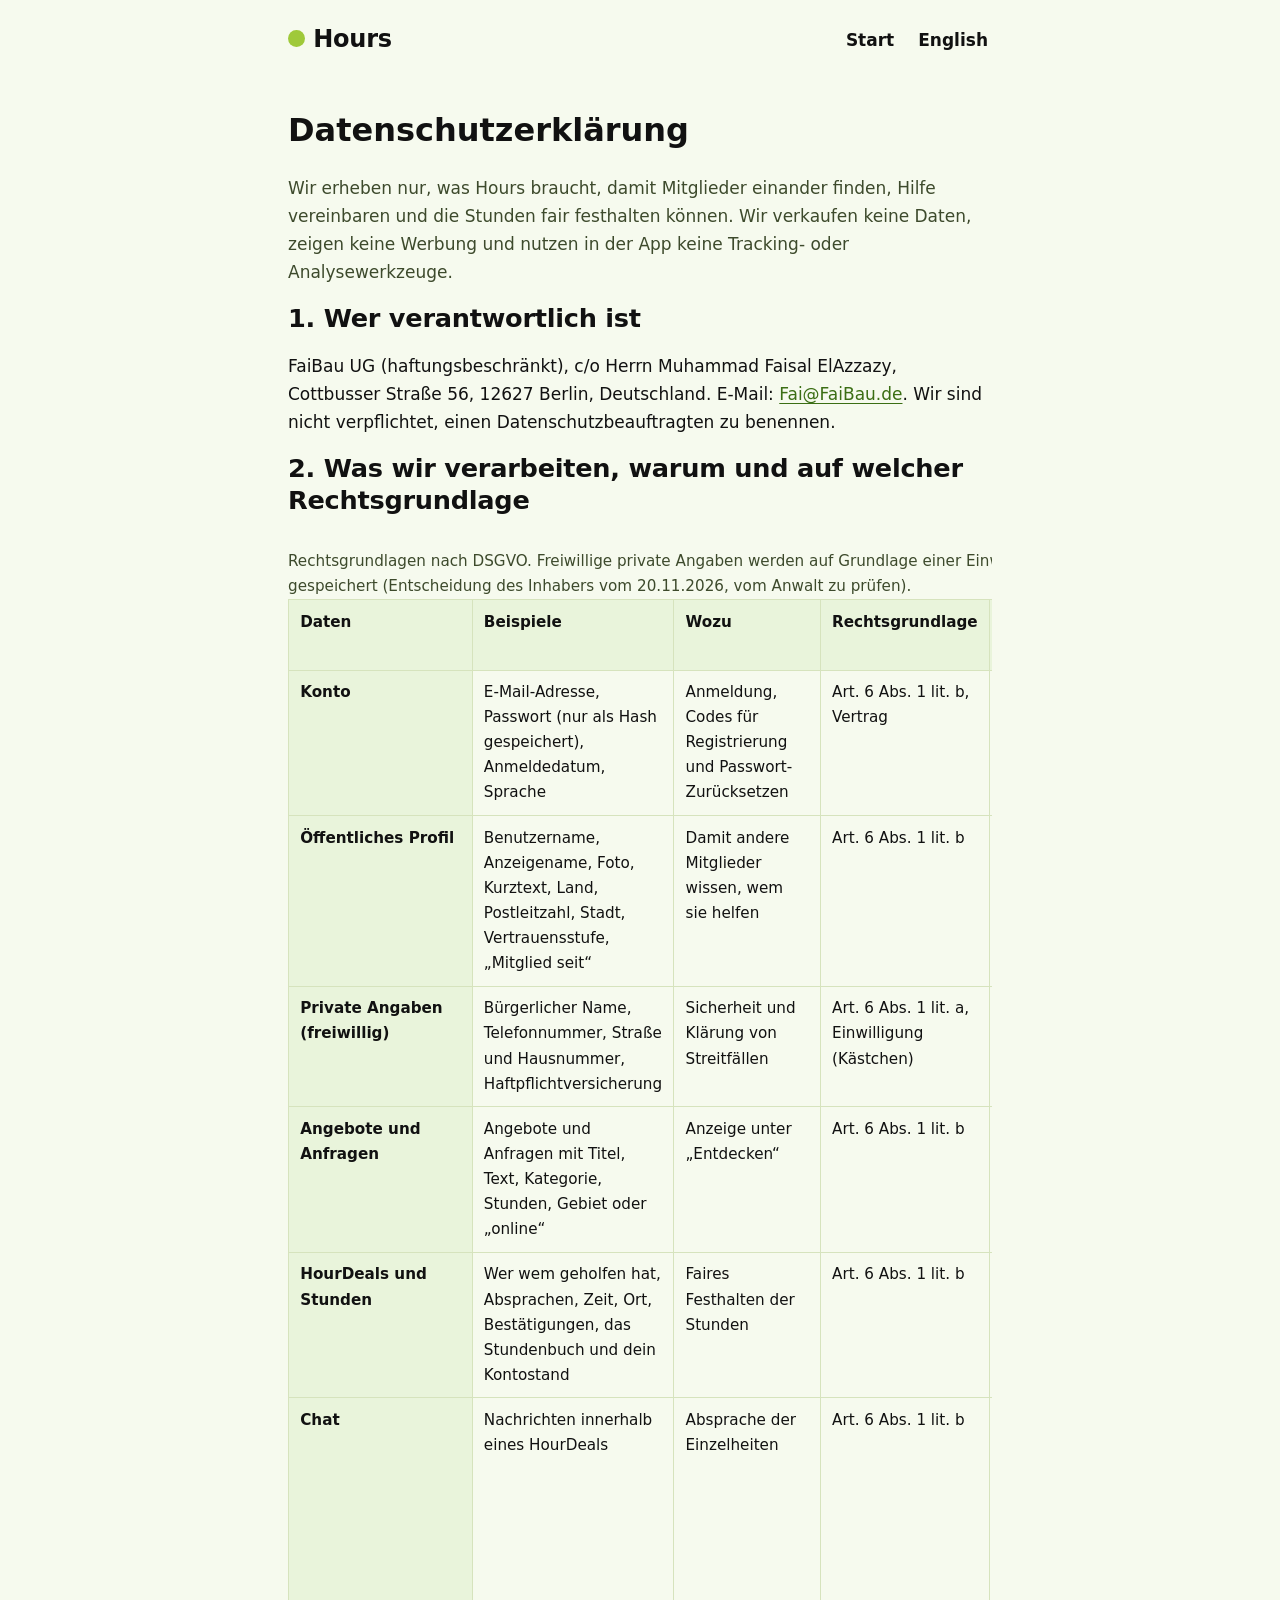
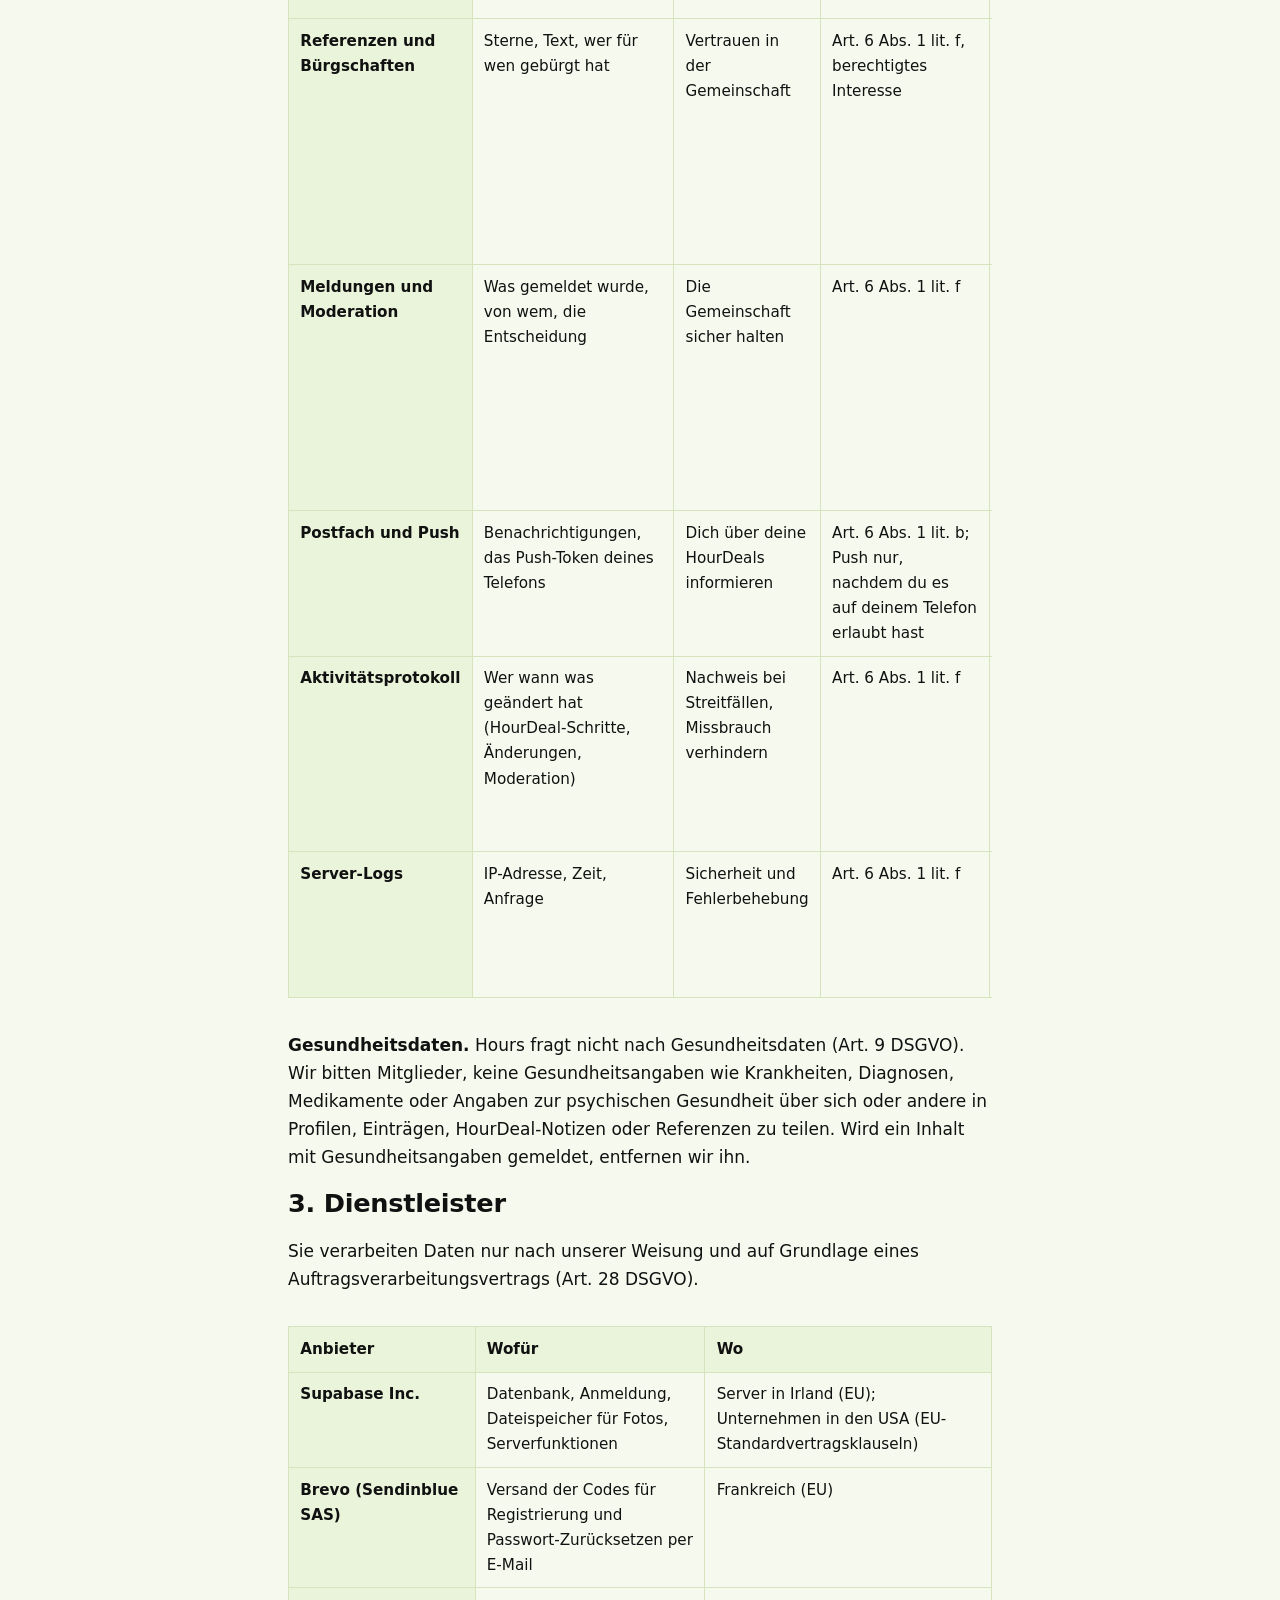
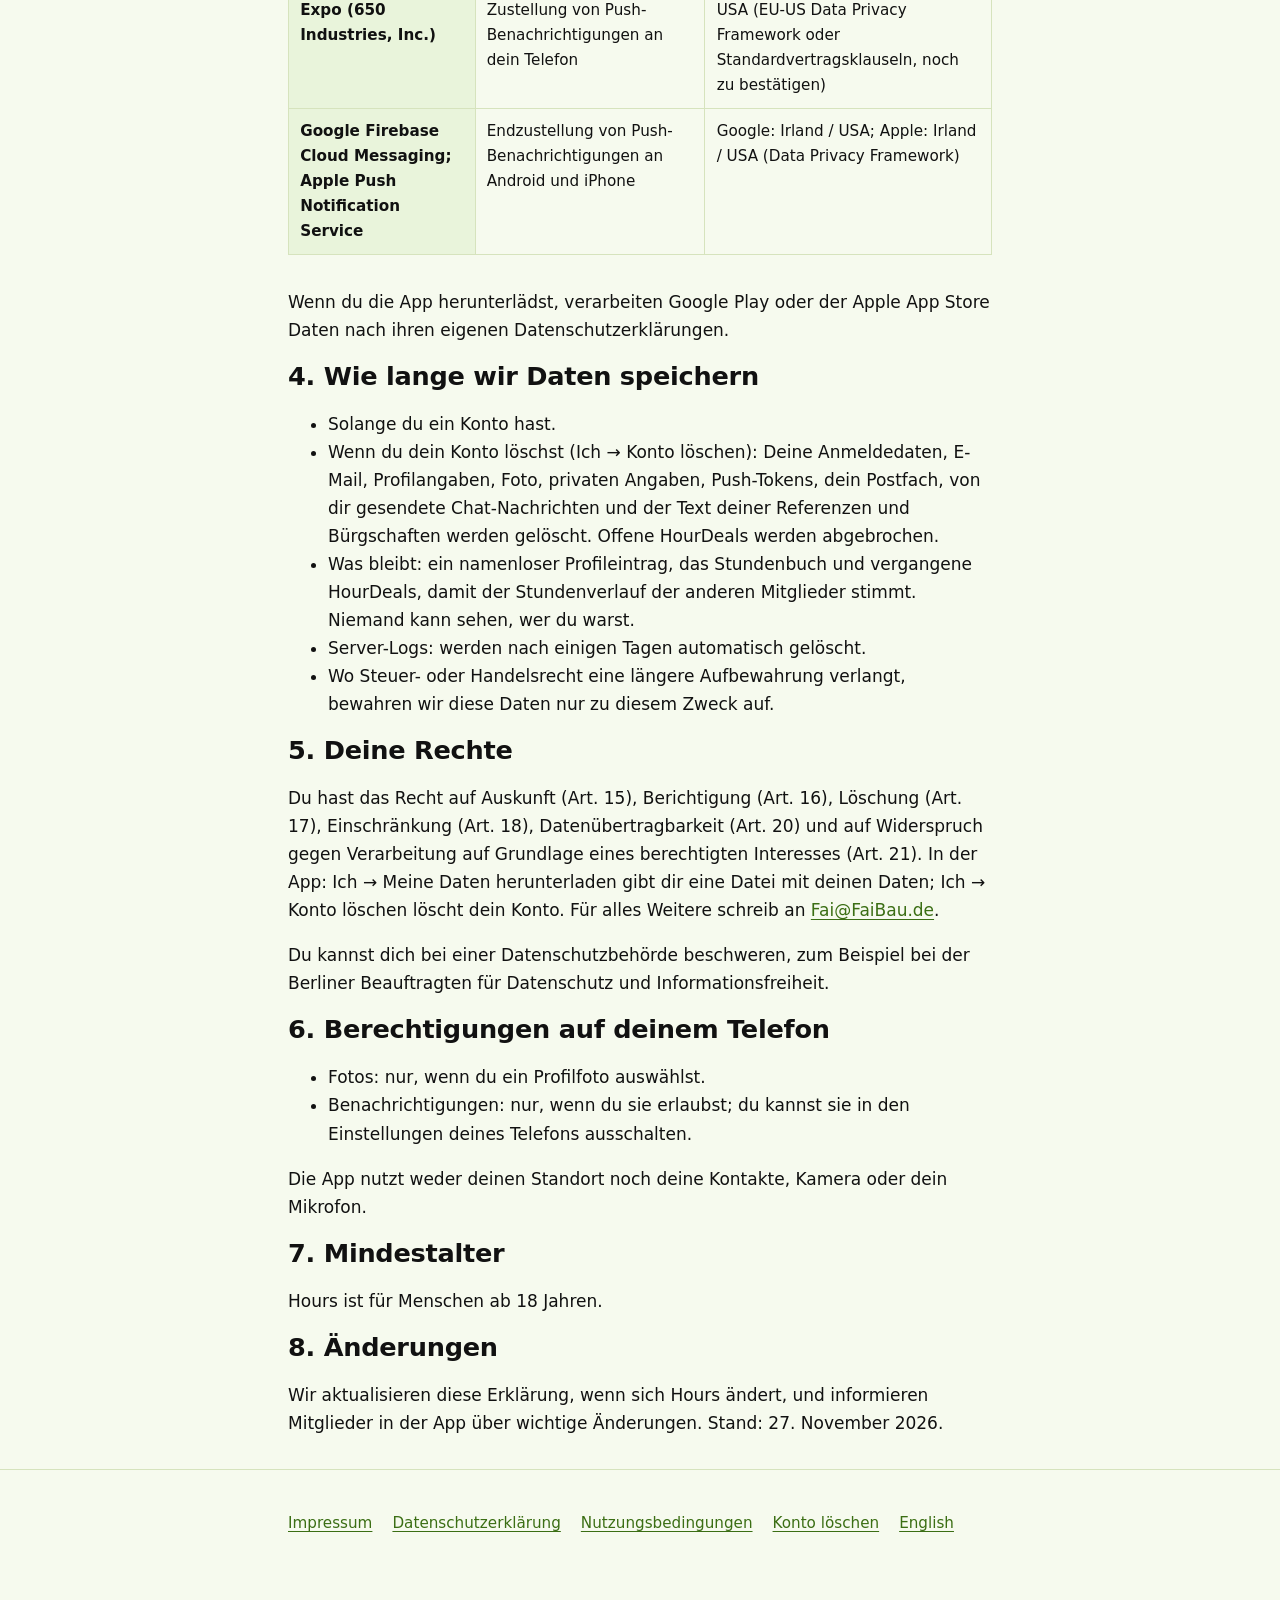
<file: de/datenschutz.html>
<!doctype html>
<!--
  Published 2026-11-25 by the owner's decision; AI translation of the English draft, lawyer review still pending (STATUS item 29). Source: notes/legal/Hours-legal-texts-draft-EN-2026-11-19.pdf (Privacy policy),
  Translated into German by Claude (AI); the binding German wording is for the lawyer to set.
  The data table was re-assembled from the PDF text layout: compare it with the artifact before use.
-->
<html lang="de">
<head>
<meta charset="utf-8">
<meta name="viewport" content="width=device-width, initial-scale=1">
<title>Datenschutzerklärung – Hours</title>
<link rel="alternate" hreflang="en" href="../privacy.html">
<link rel="stylesheet" href="../style.css">
</head>
<body>
<a class="skip" href="#main">Zum Inhalt springen</a>
<header class="site"><div class="wrap">
  <a class="brand" href="index.html"><span aria-hidden="true"></span>Hours</a>
  <nav aria-label="Hauptmenü"><ul>
    <li><a href="index.html">Start</a></li>
    <li><a href="../privacy.html" lang="en" hreflang="en">English</a></li>
  </ul></nav>
</div></header>

<main id="main" class="legal"><div class="wrap">
<h1>Datenschutzerklärung</h1>
<p class="lead">Wir erheben nur, was Hours braucht, damit Mitglieder einander finden, Hilfe vereinbaren und die Stunden fair festhalten können. Wir verkaufen keine Daten, zeigen keine Werbung und nutzen in der App keine Tracking- oder Analysewerkzeuge.</p>

<h2>1. Wer verantwortlich ist</h2>
<p>FaiBau UG (haftungsbeschränkt), c/o Herrn Muhammad Faisal ElAzzazy, Cottbusser Straße 56, 12627 Berlin, Deutschland. E-Mail: <a href="mailto:Fai@FaiBau.de">Fai@FaiBau.de</a>. Wir sind nicht verpflichtet, einen Datenschutzbeauftragten zu benennen.</p>

<h2>2. Was wir verarbeiten, warum und auf welcher Rechtsgrundlage</h2>
<div class="table-scroll"><table>
<caption class="note" style="text-align:left">Rechtsgrundlagen nach DSGVO. Freiwillige private Angaben werden auf Grundlage einer Einwilligung gespeichert (Entscheidung des Inhabers vom 20.11.2026, vom Anwalt zu prüfen).</caption>
<thead><tr><th scope="col">Daten</th><th scope="col">Beispiele</th><th scope="col">Wozu</th><th scope="col">Rechtsgrundlage</th><th scope="col">Wer sieht sie</th></tr></thead>
<tbody>
<tr><th scope="row">Konto</th><td>E-Mail-Adresse, Passwort (nur als Hash gespeichert), Anmeldedatum, Sprache</td><td>Anmeldung, Codes für Registrierung und Passwort-Zurücksetzen</td><td>Art. 6 Abs. 1 lit. b, Vertrag</td><td>Du; Hours-Admins</td></tr>
<tr><th scope="row">Öffentliches Profil</th><td>Benutzername, Anzeigename, Foto, Kurztext, Land, Postleitzahl, Stadt, Vertrauensstufe, „Mitglied seit“</td><td>Damit andere Mitglieder wissen, wem sie helfen</td><td>Art. 6 Abs. 1 lit. b</td><td>Angemeldete Mitglieder</td></tr>
<tr><th scope="row">Private Angaben (freiwillig)</th><td>Bürgerlicher Name, Telefonnummer, Straße und Hausnummer, Haftpflichtversicherung</td><td>Sicherheit und Klärung von Streitfällen</td><td>Art. 6 Abs. 1 lit. a, Einwilligung (Kästchen)</td><td>Du; Hours-Admins</td></tr>
<tr><th scope="row">Angebote und Anfragen</th><td>Angebote und Anfragen mit Titel, Text, Kategorie, Stunden, Gebiet oder „online“</td><td>Anzeige unter „Entdecken“</td><td>Art. 6 Abs. 1 lit. b</td><td>Angemeldete Mitglieder</td></tr>
<tr><th scope="row">HourDeals und Stunden</th><td>Wer wem geholfen hat, Absprachen, Zeit, Ort, Bestätigungen, das Stundenbuch und dein Kontostand</td><td>Faires Festhalten der Stunden</td><td>Art. 6 Abs. 1 lit. b</td><td>Die beiden Mitglieder des HourDeals; Hours-Team</td></tr>
<tr><th scope="row">Chat</th><td>Nachrichten innerhalb eines HourDeals</td><td>Absprache der Einzelheiten</td><td>Art. 6 Abs. 1 lit. b</td><td>Die beiden Mitglieder; Hours-Team, wenn eine Meldung oder ein Streitfall es erfordert</td></tr>
<tr><th scope="row">Referenzen und Bürgschaften</th><td>Sterne, Text, wer für wen gebürgt hat</td><td>Vertrauen in der Gemeinschaft</td><td>Art. 6 Abs. 1 lit. f, berechtigtes Interesse</td><td>Angemeldete Mitglieder (Referenzen, nachdem beide geschrieben haben oder nach 14 Tagen)</td></tr>
<tr><th scope="row">Meldungen und Moderation</th><td>Was gemeldet wurde, von wem, die Entscheidung</td><td>Die Gemeinschaft sicher halten</td><td>Art. 6 Abs. 1 lit. f</td><td>Hours-Team; der Name der meldenden Person wird dem gemeldeten Mitglied nie gezeigt</td></tr>
<tr><th scope="row">Postfach und Push</th><td>Benachrichtigungen, das Push-Token deines Telefons</td><td>Dich über deine HourDeals informieren</td><td>Art. 6 Abs. 1 lit. b; Push nur, nachdem du es auf deinem Telefon erlaubt hast</td><td>Du</td></tr>
<tr><th scope="row">Aktivitätsprotokoll</th><td>Wer wann was geändert hat (HourDeal-Schritte, Änderungen, Moderation)</td><td>Nachweis bei Streitfällen, Missbrauch verhindern</td><td>Art. 6 Abs. 1 lit. f</td><td>Hours-Team; deine eigenen HourDeal-Schritte auch das andere Mitglied</td></tr>
<tr><th scope="row">Server-Logs</th><td>IP-Adresse, Zeit, Anfrage</td><td>Sicherheit und Fehlerbehebung</td><td>Art. 6 Abs. 1 lit. f</td><td>Unser Hosting-Anbieter und Admins, kurzzeitig</td></tr>
</tbody></table></div>

<p><strong>Gesundheitsdaten.</strong> Hours fragt nicht nach Gesundheitsdaten (Art. 9 DSGVO). Wir bitten Mitglieder, keine Gesundheitsangaben wie Krankheiten, Diagnosen, Medikamente oder Angaben zur psychischen Gesundheit über sich oder andere in Profilen, Einträgen, HourDeal-Notizen oder Referenzen zu teilen. Wird ein Inhalt mit Gesundheitsangaben gemeldet, entfernen wir ihn.</p>

<h2>3. Dienstleister</h2>
<p>Sie verarbeiten Daten nur nach unserer Weisung und auf Grundlage eines Auftragsverarbeitungsvertrags (Art. 28 DSGVO).</p>
<div class="table-scroll"><table>
<thead><tr><th scope="col">Anbieter</th><th scope="col">Wofür</th><th scope="col">Wo</th></tr></thead>
<tbody>
<tr><th scope="row">Supabase Inc.</th><td>Datenbank, Anmeldung, Dateispeicher für Fotos, Serverfunktionen</td><td>Server in Irland (EU); Unternehmen in den USA (EU-Standardvertragsklauseln)</td></tr>
<tr><th scope="row">Brevo (Sendinblue SAS)</th><td>Versand der Codes für Registrierung und Passwort-Zurücksetzen per E-Mail</td><td>Frankreich (EU)</td></tr>
<tr><th scope="row">Expo (650 Industries, Inc.)</th><td>Zustellung von Push-Benachrichtigungen an dein Telefon</td><td>USA (EU-US Data Privacy Framework oder Standardvertragsklauseln, noch zu bestätigen)</td></tr>
<tr><th scope="row">Google Firebase Cloud Messaging; Apple Push Notification Service</th><td>Endzustellung von Push-Benachrichtigungen an Android und iPhone</td><td>Google: Irland / USA; Apple: Irland / USA (Data Privacy Framework)</td></tr>
</tbody></table></div>
<p>Wenn du die App herunterlädst, verarbeiten Google Play oder der Apple App Store Daten nach ihren eigenen Datenschutzerklärungen.</p>

<h2>4. Wie lange wir Daten speichern</h2>
<ul>
  <li>Solange du ein Konto hast.</li>
  <li>Wenn du dein Konto löschst (Ich → Konto löschen): Deine Anmeldedaten, E-Mail, Profilangaben, Foto, privaten Angaben, Push-Tokens, dein Postfach, von dir gesendete Chat-Nachrichten und der Text deiner Referenzen und Bürgschaften werden gelöscht. Offene HourDeals werden abgebrochen.</li>
  <li>Was bleibt: ein namenloser Profileintrag, das Stundenbuch und vergangene HourDeals, damit der Stundenverlauf der anderen Mitglieder stimmt. Niemand kann sehen, wer du warst.</li>
  <li>Server-Logs: werden nach einigen Tagen automatisch gelöscht.</li>
  <li>Wo Steuer- oder Handelsrecht eine längere Aufbewahrung verlangt, bewahren wir diese Daten nur zu diesem Zweck auf.</li>
</ul>

<h2>5. Deine Rechte</h2>
<p>Du hast das Recht auf Auskunft (Art. 15), Berichtigung (Art. 16), Löschung (Art. 17), Einschränkung (Art. 18), Datenübertragbarkeit (Art. 20) und auf Widerspruch gegen Verarbeitung auf Grundlage eines berechtigten Interesses (Art. 21). In der App: Ich → Meine Daten herunterladen gibt dir eine Datei mit deinen Daten; Ich → Konto löschen löscht dein Konto. Für alles Weitere schreib an <a href="mailto:Fai@FaiBau.de">Fai@FaiBau.de</a>.</p>
<p>Du kannst dich bei einer Datenschutzbehörde beschweren, zum Beispiel bei der Berliner Beauftragten für Datenschutz und Informationsfreiheit.</p>

<h2>6. Berechtigungen auf deinem Telefon</h2>
<ul>
  <li>Fotos: nur, wenn du ein Profilfoto auswählst.</li>
  <li>Benachrichtigungen: nur, wenn du sie erlaubst; du kannst sie in den Einstellungen deines Telefons ausschalten.</li>
</ul>
<p>Die App nutzt weder deinen Standort noch deine Kontakte, Kamera oder dein Mikrofon.</p>

<h2>7. Mindestalter</h2>
<p>Hours ist für Menschen ab 18 Jahren.</p>

<h2>8. Änderungen</h2>
<p>Wir aktualisieren diese Erklärung, wenn sich Hours ändert, und informieren Mitglieder in der App über wichtige Änderungen. Stand: 27. November 2026.</p>
</div></main>

<footer class="site"><div class="wrap">
  <ul>
    <li><a href="impressum.html">Impressum</a></li>
    <li><a href="datenschutz.html">Datenschutzerklärung</a></li>
    <li><a href="nutzungsbedingungen.html">Nutzungsbedingungen</a></li>
    <li><a href="konto-loeschen.html">Konto löschen</a></li>
    <li><a href="../privacy.html" lang="en" hreflang="en">English</a></li>
  </ul>
</div></footer>
</body>
</html>
</file>
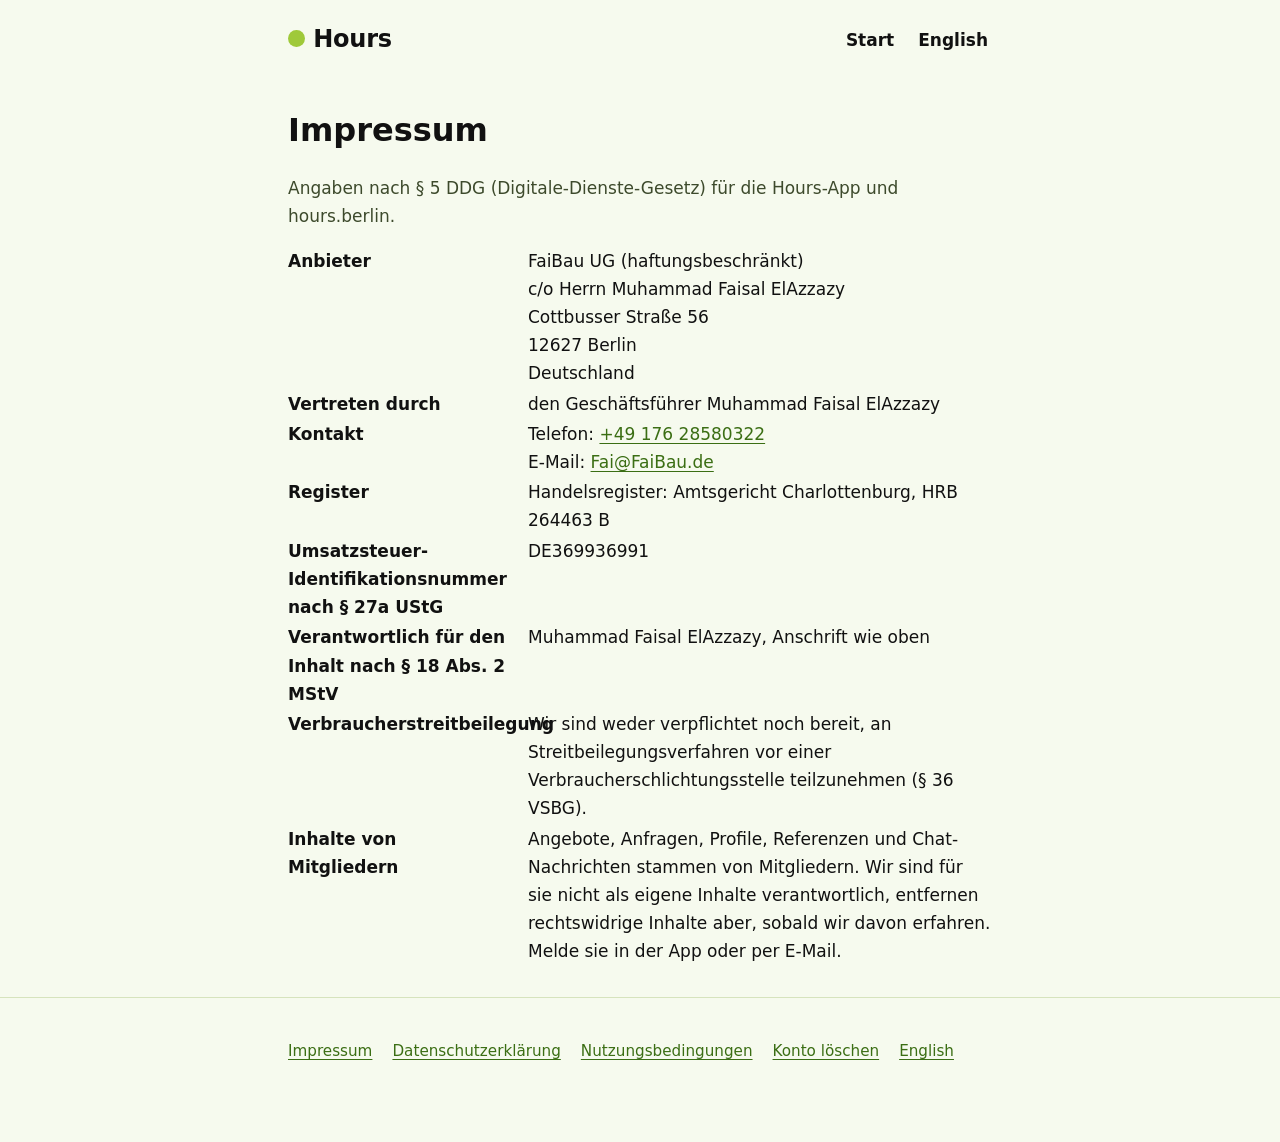
<file: de/impressum.html>
<!doctype html>
<!--
  Published 2026-11-25 by the owner's decision; AI translation of the English draft, lawyer review still pending (STATUS item 29). Source: notes/legal/Hours-legal-texts-draft-EN-2026-11-19.pdf (Imprint),
  Translated into German by Claude (AI); the binding German wording is for the lawyer to set.
-->
<html lang="de">
<head>
<meta charset="utf-8">
<meta name="viewport" content="width=device-width, initial-scale=1">
<title>Impressum – Hours</title>
<link rel="alternate" hreflang="en" href="../imprint.html">
<link rel="stylesheet" href="../style.css">
</head>
<body>
<a class="skip" href="#main">Zum Inhalt springen</a>
<header class="site"><div class="wrap">
  <a class="brand" href="index.html"><span aria-hidden="true"></span>Hours</a>
  <nav aria-label="Hauptmenü"><ul>
    <li><a href="index.html">Start</a></li>
    <li><a href="../imprint.html" lang="en" hreflang="en">English</a></li>
  </ul></nav>
</div></header>

<main id="main" class="legal"><div class="wrap">
<h1>Impressum</h1>
<p class="lead">Angaben nach § 5 DDG (Digitale-Dienste-Gesetz) für die Hours-App und hours.berlin.</p>
<dl>
  <dt>Anbieter</dt>
  <dd>FaiBau UG (haftungsbeschränkt)<br>c/o Herrn Muhammad Faisal ElAzzazy<br>Cottbusser Straße 56<br>12627 Berlin<br>Deutschland</dd>
  <dt>Vertreten durch</dt>
  <dd>den Geschäftsführer Muhammad Faisal ElAzzazy</dd>
  <dt>Kontakt</dt>
  <dd>Telefon: <a href="tel:+4917628580322">+49 176 28580322</a><br>E-Mail: <a href="mailto:Fai@FaiBau.de">Fai@FaiBau.de</a></dd>
  <dt>Register</dt>
  <dd>Handelsregister: Amtsgericht Charlottenburg, HRB 264463 B</dd>
  <dt>Umsatzsteuer-Identifikationsnummer nach § 27a UStG</dt>
  <dd>DE369936991</dd>
  <dt>Verantwortlich für den Inhalt nach § 18 Abs. 2 MStV</dt>
  <dd>Muhammad Faisal ElAzzazy, Anschrift wie oben</dd>
  <dt>Verbraucherstreitbeilegung</dt>
  <dd>Wir sind weder verpflichtet noch bereit, an Streitbeilegungsverfahren vor einer Verbraucherschlichtungsstelle teilzunehmen (§ 36 VSBG).</dd>
  <dt>Inhalte von Mitgliedern</dt>
  <dd>Angebote, Anfragen, Profile, Referenzen und Chat-Nachrichten stammen von Mitgliedern. Wir sind für sie nicht als eigene Inhalte verantwortlich, entfernen rechtswidrige Inhalte aber, sobald wir davon erfahren. Melde sie in der App oder per E-Mail.</dd>
</dl>
</div></main>

<footer class="site"><div class="wrap">
  <ul>
    <li><a href="impressum.html">Impressum</a></li>
    <li><a href="datenschutz.html">Datenschutzerklärung</a></li>
    <li><a href="nutzungsbedingungen.html">Nutzungsbedingungen</a></li>
    <li><a href="konto-loeschen.html">Konto löschen</a></li>
    <li><a href="../imprint.html" lang="en" hreflang="en">English</a></li>
  </ul>
</div></footer>
</body>
</html>
</file>
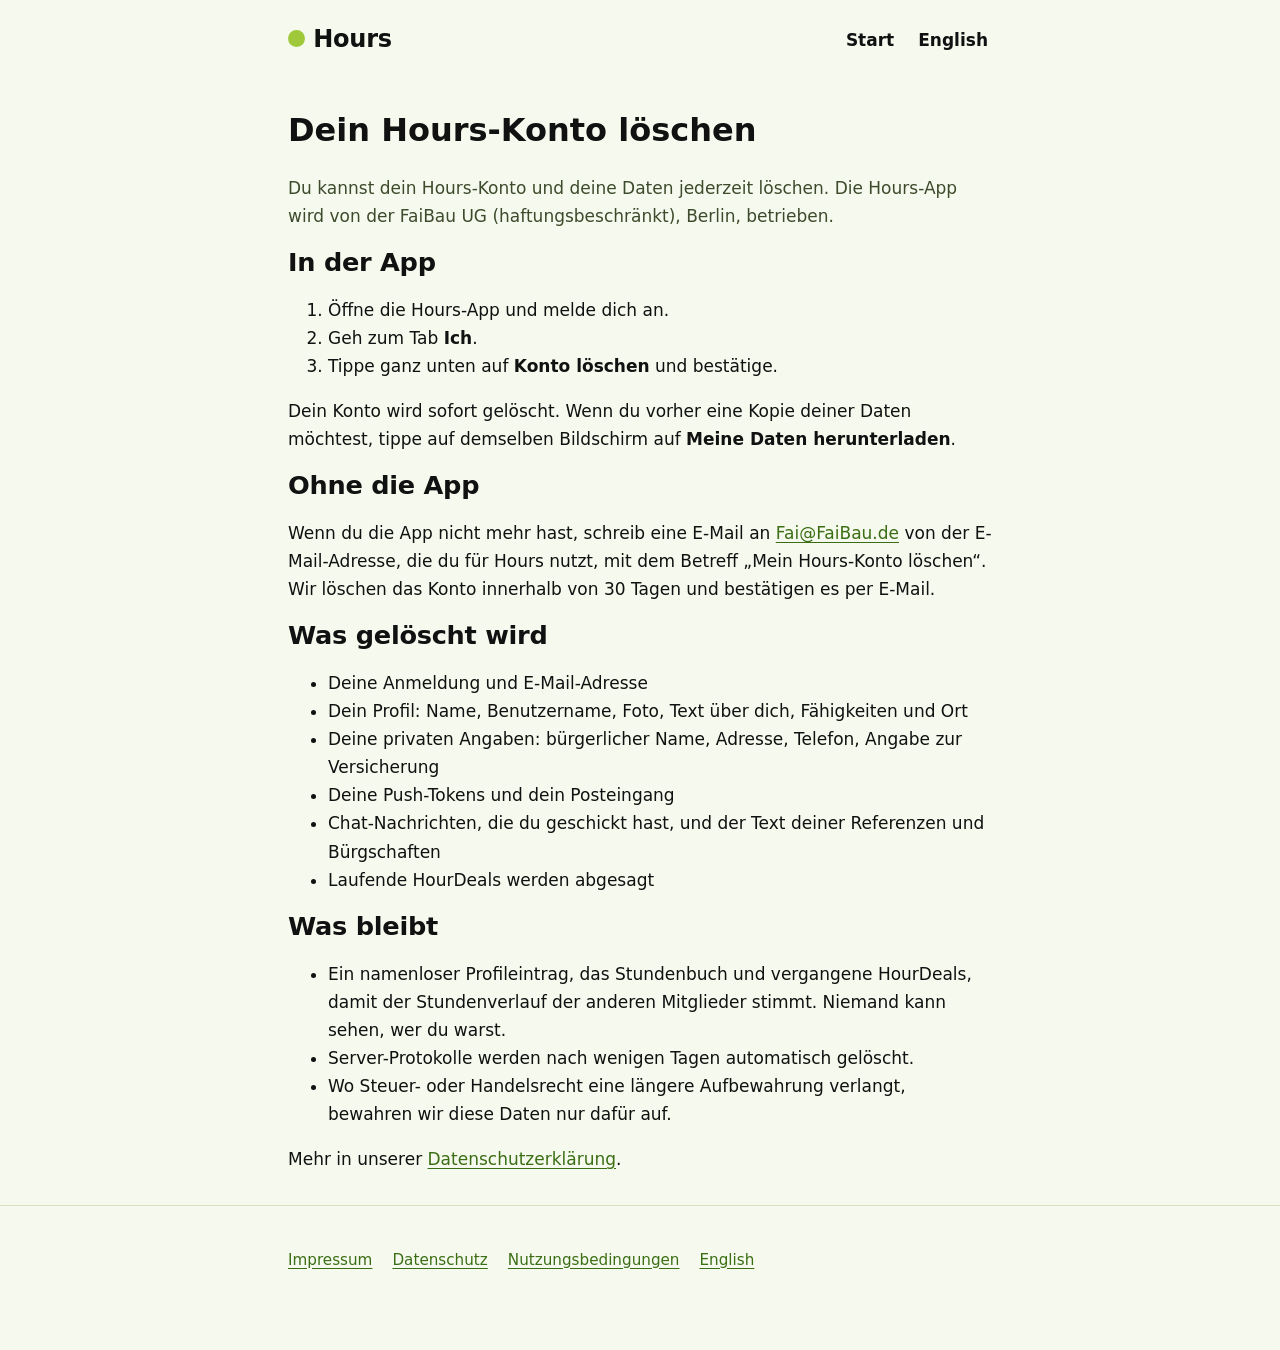
<file: de/konto-loeschen.html>
<!doctype html>
<!--
  Published 2026-11-25 by the owner's decision; written with AI, lawyer review still pending (STATUS item 29). German version of delete-account.html (Google Play account
  deletion page).
-->
<html lang="de">
<head>
<meta charset="utf-8">
<meta name="viewport" content="width=device-width, initial-scale=1">
<title>Konto löschen – Hours</title>
<link rel="alternate" hreflang="en" href="../delete-account.html">
<link rel="stylesheet" href="../style.css">
</head>
<body>
<a class="skip" href="#main">Zum Inhalt springen</a>
<header class="site"><div class="wrap">
  <a class="brand" href="index.html"><span aria-hidden="true"></span>Hours</a>
  <nav aria-label="Hauptmenü"><ul>
    <li><a href="index.html">Start</a></li>
    <li><a href="../delete-account.html" lang="en" hreflang="en">English</a></li>
  </ul></nav>
</div></header>

<main id="main" class="legal"><div class="wrap">
<h1>Dein Hours-Konto löschen</h1>
<p class="lead">Du kannst dein Hours-Konto und deine Daten jederzeit löschen. Die Hours-App wird von der FaiBau UG (haftungsbeschränkt), Berlin, betrieben.</p>

<h2>In der App</h2>
<ol>
  <li>Öffne die Hours-App und melde dich an.</li>
  <li>Geh zum Tab <strong>Ich</strong>.</li>
  <li>Tippe ganz unten auf <strong>Konto löschen</strong> und bestätige.</li>
</ol>
<p>Dein Konto wird sofort gelöscht. Wenn du vorher eine Kopie deiner Daten möchtest, tippe auf demselben Bildschirm auf <strong>Meine Daten herunterladen</strong>.</p>

<h2>Ohne die App</h2>
<p>Wenn du die App nicht mehr hast, schreib eine E-Mail an <a href="mailto:Fai@FaiBau.de?subject=Mein%20Hours-Konto%20l%C3%B6schen">Fai@FaiBau.de</a> von der E-Mail-Adresse, die du für Hours nutzt, mit dem Betreff „Mein Hours-Konto löschen“. Wir löschen das Konto innerhalb von 30 Tagen und bestätigen es per E-Mail.</p>

<h2>Was gelöscht wird</h2>
<ul>
  <li>Deine Anmeldung und E-Mail-Adresse</li>
  <li>Dein Profil: Name, Benutzername, Foto, Text über dich, Fähigkeiten und Ort</li>
  <li>Deine privaten Angaben: bürgerlicher Name, Adresse, Telefon, Angabe zur Versicherung</li>
  <li>Deine Push-Tokens und dein Posteingang</li>
  <li>Chat-Nachrichten, die du geschickt hast, und der Text deiner Referenzen und Bürgschaften</li>
  <li>Laufende HourDeals werden abgesagt</li>
</ul>

<h2>Was bleibt</h2>
<ul>
  <li>Ein namenloser Profileintrag, das Stundenbuch und vergangene HourDeals, damit der Stundenverlauf der anderen Mitglieder stimmt. Niemand kann sehen, wer du warst.</li>
  <li>Server-Protokolle werden nach wenigen Tagen automatisch gelöscht.</li>
  <li>Wo Steuer- oder Handelsrecht eine längere Aufbewahrung verlangt, bewahren wir diese Daten nur dafür auf.</li>
</ul>
<p>Mehr in unserer <a href="datenschutz.html">Datenschutzerklärung</a>.</p>
</div></main>

<footer class="site"><div class="wrap">
  <ul>
    <li><a href="impressum.html">Impressum</a></li>
    <li><a href="datenschutz.html">Datenschutz</a></li>
    <li><a href="nutzungsbedingungen.html">Nutzungsbedingungen</a></li>
    <li><a href="../delete-account.html" lang="en" hreflang="en">English</a></li>
  </ul>
</div></footer>
</body>
</html>
</file>
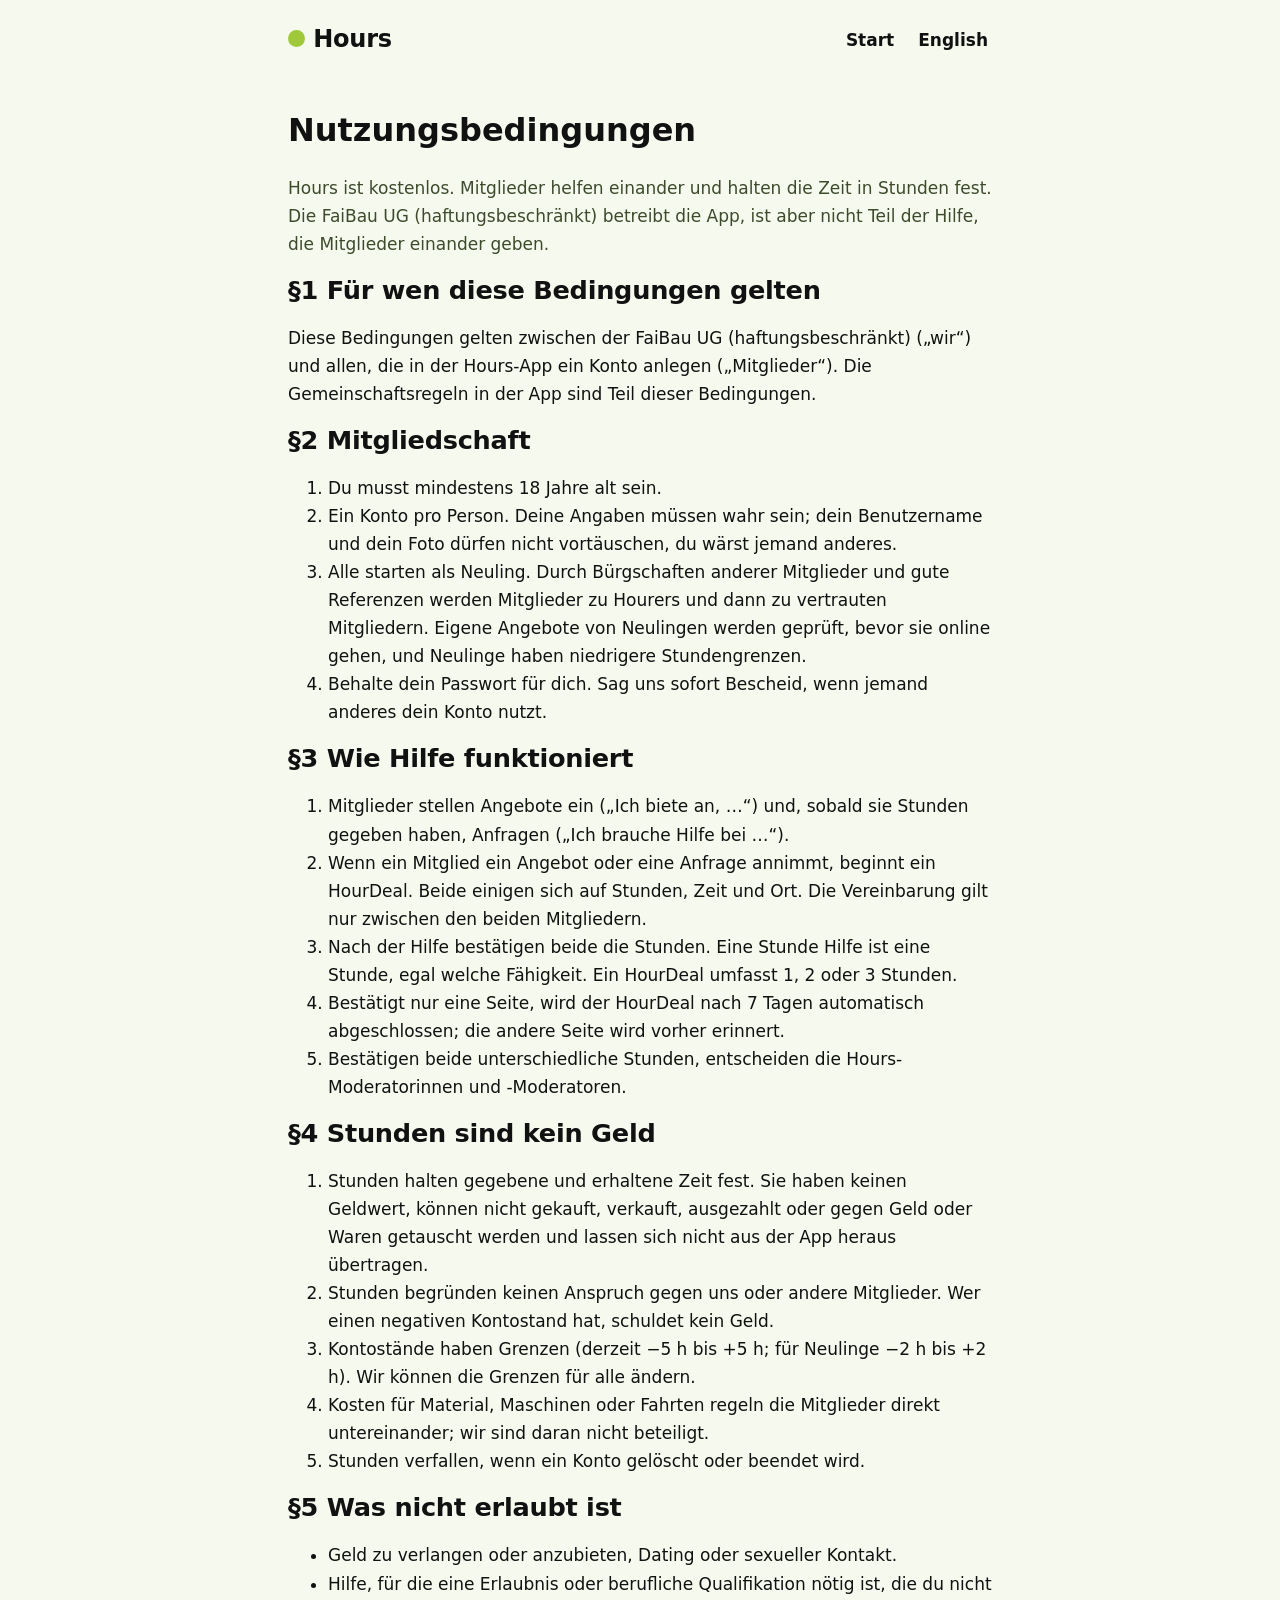
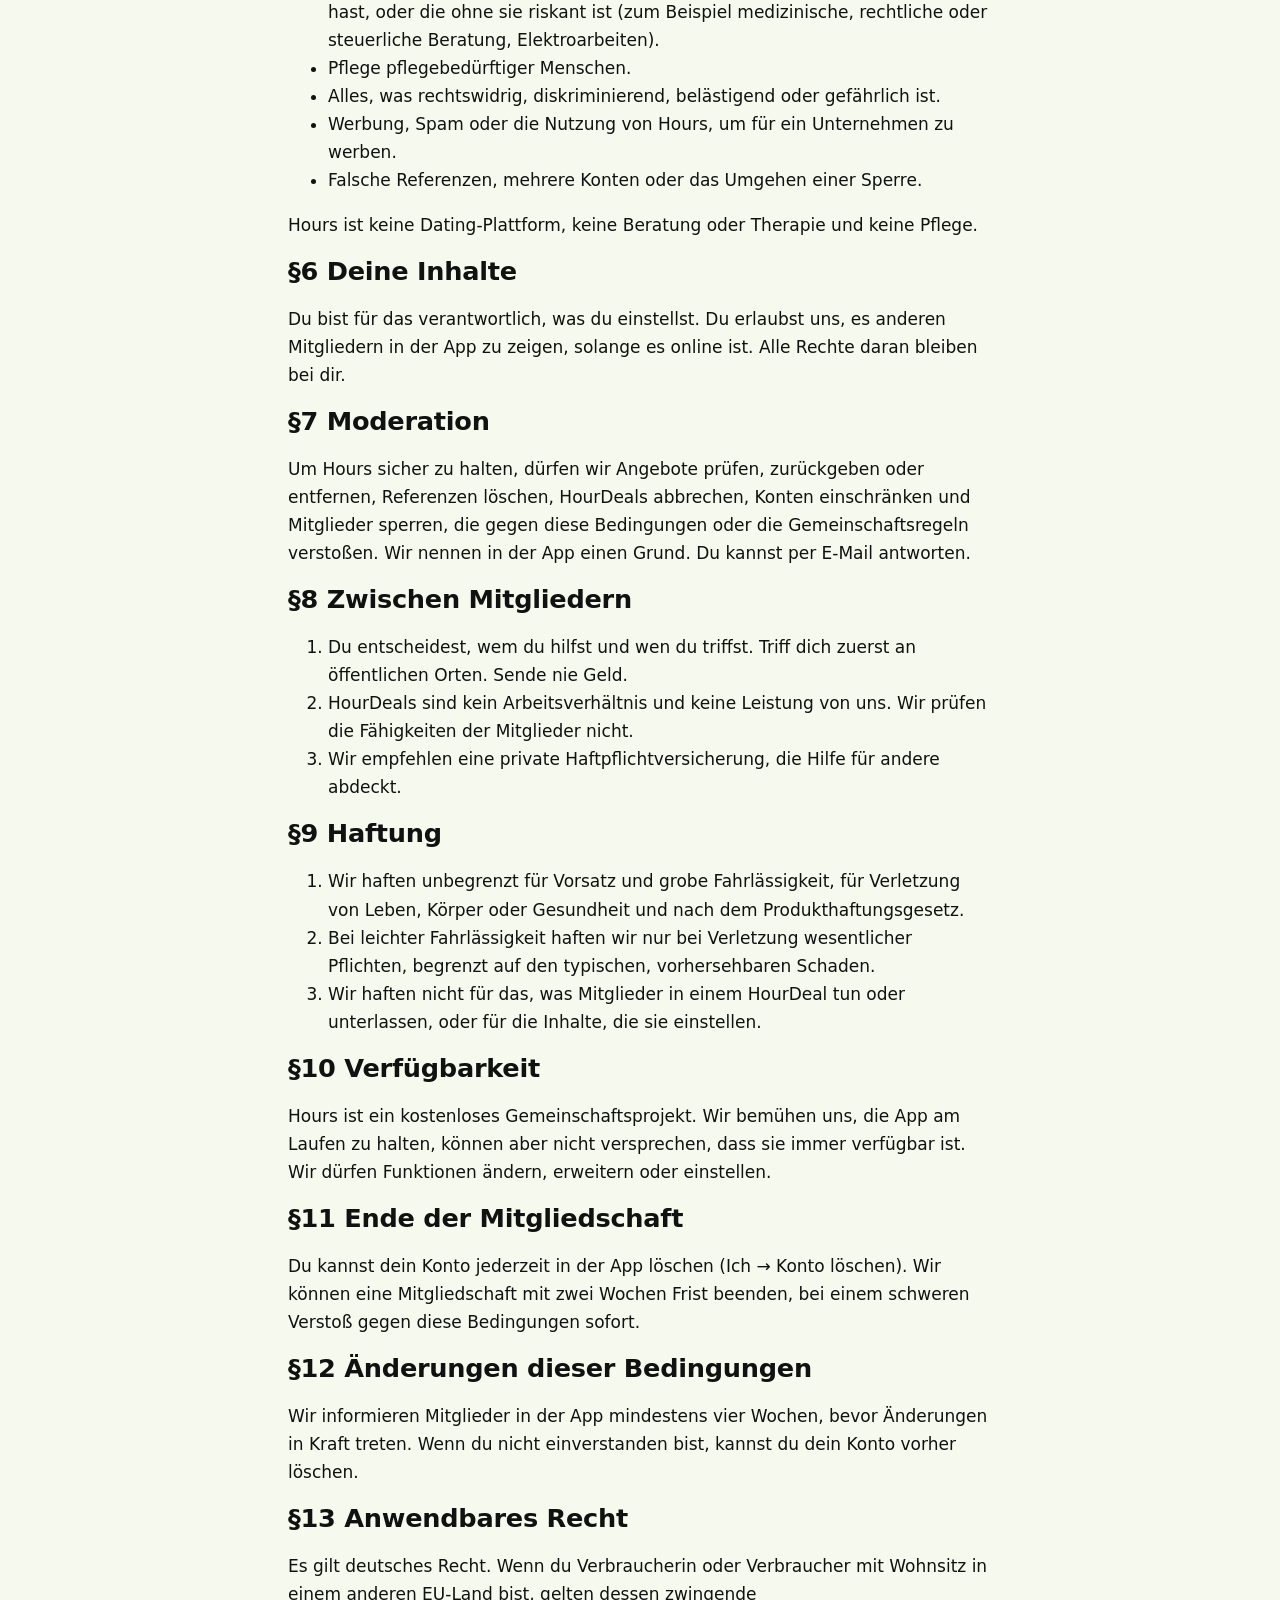
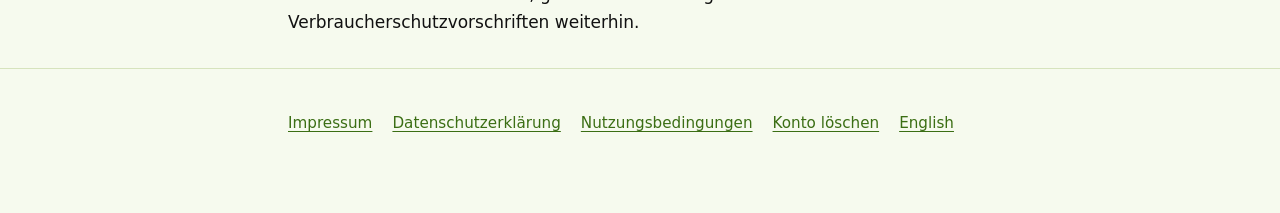
<file: de/nutzungsbedingungen.html>
<!doctype html>
<!--
  Published 2026-11-25 by the owner's decision; AI translation of the English draft, lawyer review still pending (STATUS item 29). Source: notes/legal/Hours-legal-texts-draft-EN-2026-11-19.pdf (Terms of use),
  Translated into German by Claude (AI); the binding German wording is for the lawyer to set.
-->
<html lang="de">
<head>
<meta charset="utf-8">
<meta name="viewport" content="width=device-width, initial-scale=1">
<title>Nutzungsbedingungen – Hours</title>
<link rel="alternate" hreflang="en" href="../terms.html">
<link rel="stylesheet" href="../style.css">
</head>
<body>
<a class="skip" href="#main">Zum Inhalt springen</a>
<header class="site"><div class="wrap">
  <a class="brand" href="index.html"><span aria-hidden="true"></span>Hours</a>
  <nav aria-label="Hauptmenü"><ul>
    <li><a href="index.html">Start</a></li>
    <li><a href="../terms.html" lang="en" hreflang="en">English</a></li>
  </ul></nav>
</div></header>

<main id="main" class="legal"><div class="wrap">
<h1>Nutzungsbedingungen</h1>
<p class="lead">Hours ist kostenlos. Mitglieder helfen einander und halten die Zeit in Stunden fest. Die FaiBau UG (haftungsbeschränkt) betreibt die App, ist aber nicht Teil der Hilfe, die Mitglieder einander geben.</p>

<h2>§1 Für wen diese Bedingungen gelten</h2>
<p>Diese Bedingungen gelten zwischen der FaiBau UG (haftungsbeschränkt) („wir“) und allen, die in der Hours-App ein Konto anlegen („Mitglieder“). Die Gemeinschaftsregeln in der App sind Teil dieser Bedingungen.</p>

<h2>§2 Mitgliedschaft</h2>
<ol>
  <li>Du musst mindestens 18 Jahre alt sein.</li>
  <li>Ein Konto pro Person. Deine Angaben müssen wahr sein; dein Benutzername und dein Foto dürfen nicht vortäuschen, du wärst jemand anderes.</li>
  <li>Alle starten als Neuling. Durch Bürgschaften anderer Mitglieder und gute Referenzen werden Mitglieder zu Hourers und dann zu vertrauten Mitgliedern. Eigene Angebote von Neulingen werden geprüft, bevor sie online gehen, und Neulinge haben niedrigere Stundengrenzen.</li>
  <li>Behalte dein Passwort für dich. Sag uns sofort Bescheid, wenn jemand anderes dein Konto nutzt.</li>
</ol>

<h2>§3 Wie Hilfe funktioniert</h2>
<ol>
  <li>Mitglieder stellen Angebote ein („Ich biete an, …“) und, sobald sie Stunden gegeben haben, Anfragen („Ich brauche Hilfe bei …“).</li>
  <li>Wenn ein Mitglied ein Angebot oder eine Anfrage annimmt, beginnt ein HourDeal. Beide einigen sich auf Stunden, Zeit und Ort. Die Vereinbarung gilt nur zwischen den beiden Mitgliedern.</li>
  <li>Nach der Hilfe bestätigen beide die Stunden. Eine Stunde Hilfe ist eine Stunde, egal welche Fähigkeit. Ein HourDeal umfasst 1, 2 oder 3 Stunden.</li>
  <li>Bestätigt nur eine Seite, wird der HourDeal nach 7 Tagen automatisch abgeschlossen; die andere Seite wird vorher erinnert.</li>
  <li>Bestätigen beide unterschiedliche Stunden, entscheiden die Hours-Moderatorinnen und -Moderatoren.</li>
</ol>

<h2>§4 Stunden sind kein Geld</h2>
<ol>
  <li>Stunden halten gegebene und erhaltene Zeit fest. Sie haben keinen Geldwert, können nicht gekauft, verkauft, ausgezahlt oder gegen Geld oder Waren getauscht werden und lassen sich nicht aus der App heraus übertragen.</li>
  <li>Stunden begründen keinen Anspruch gegen uns oder andere Mitglieder. Wer einen negativen Kontostand hat, schuldet kein Geld.</li>
  <li>Kontostände haben Grenzen (derzeit −5 h bis +5 h; für Neulinge −2 h bis +2 h). Wir können die Grenzen für alle ändern.</li>
  <li>Kosten für Material, Maschinen oder Fahrten regeln die Mitglieder direkt untereinander; wir sind daran nicht beteiligt.</li>
  <li>Stunden verfallen, wenn ein Konto gelöscht oder beendet wird.</li>
</ol>

<h2>§5 Was nicht erlaubt ist</h2>
<ul>
  <li>Geld zu verlangen oder anzubieten, Dating oder sexueller Kontakt.</li>
  <li>Hilfe, für die eine Erlaubnis oder berufliche Qualifikation nötig ist, die du nicht hast, oder die ohne sie riskant ist (zum Beispiel medizinische, rechtliche oder steuerliche Beratung, Elektroarbeiten).</li>
  <li>Pflege pflegebedürftiger Menschen.</li>
  <li>Alles, was rechtswidrig, diskriminierend, belästigend oder gefährlich ist.</li>
  <li>Werbung, Spam oder die Nutzung von Hours, um für ein Unternehmen zu werben.</li>
  <li>Falsche Referenzen, mehrere Konten oder das Umgehen einer Sperre.</li>
</ul>
<p>Hours ist keine Dating-Plattform, keine Beratung oder Therapie und keine Pflege.</p>

<h2>§6 Deine Inhalte</h2>
<p>Du bist für das verantwortlich, was du einstellst. Du erlaubst uns, es anderen Mitgliedern in der App zu zeigen, solange es online ist. Alle Rechte daran bleiben bei dir.</p>

<h2>§7 Moderation</h2>
<p>Um Hours sicher zu halten, dürfen wir Angebote prüfen, zurückgeben oder entfernen, Referenzen löschen, HourDeals abbrechen, Konten einschränken und Mitglieder sperren, die gegen diese Bedingungen oder die Gemeinschaftsregeln verstoßen. Wir nennen in der App einen Grund. Du kannst per E-Mail antworten.</p>

<h2>§8 Zwischen Mitgliedern</h2>
<ol>
  <li>Du entscheidest, wem du hilfst und wen du triffst. Triff dich zuerst an öffentlichen Orten. Sende nie Geld.</li>
  <li>HourDeals sind kein Arbeitsverhältnis und keine Leistung von uns. Wir prüfen die Fähigkeiten der Mitglieder nicht.</li>
  <li>Wir empfehlen eine private Haftpflichtversicherung, die Hilfe für andere abdeckt.</li>
</ol>

<h2>§9 Haftung</h2>
<ol>
  <li>Wir haften unbegrenzt für Vorsatz und grobe Fahrlässigkeit, für Verletzung von Leben, Körper oder Gesundheit und nach dem Produkthaftungsgesetz.</li>
  <li>Bei leichter Fahrlässigkeit haften wir nur bei Verletzung wesentlicher Pflichten, begrenzt auf den typischen, vorhersehbaren Schaden.</li>
  <li>Wir haften nicht für das, was Mitglieder in einem HourDeal tun oder unterlassen, oder für die Inhalte, die sie einstellen.</li>
</ol>

<h2>§10 Verfügbarkeit</h2>
<p>Hours ist ein kostenloses Gemeinschaftsprojekt. Wir bemühen uns, die App am Laufen zu halten, können aber nicht versprechen, dass sie immer verfügbar ist. Wir dürfen Funktionen ändern, erweitern oder einstellen.</p>

<h2>§11 Ende der Mitgliedschaft</h2>
<p>Du kannst dein Konto jederzeit in der App löschen (Ich → Konto löschen). Wir können eine Mitgliedschaft mit zwei Wochen Frist beenden, bei einem schweren Verstoß gegen diese Bedingungen sofort.</p>

<h2>§12 Änderungen dieser Bedingungen</h2>
<p>Wir informieren Mitglieder in der App mindestens vier Wochen, bevor Änderungen in Kraft treten. Wenn du nicht einverstanden bist, kannst du dein Konto vorher löschen.</p>

<h2>§13 Anwendbares Recht</h2>
<p>Es gilt deutsches Recht. Wenn du Verbraucherin oder Verbraucher mit Wohnsitz in einem anderen EU-Land bist, gelten dessen zwingende Verbraucherschutzvorschriften weiterhin.</p>
</div></main>

<footer class="site"><div class="wrap">
  <ul>
    <li><a href="impressum.html">Impressum</a></li>
    <li><a href="datenschutz.html">Datenschutzerklärung</a></li>
    <li><a href="nutzungsbedingungen.html">Nutzungsbedingungen</a></li>
    <li><a href="konto-loeschen.html">Konto löschen</a></li>
    <li><a href="../terms.html" lang="en" hreflang="en">English</a></li>
  </ul>
</div></footer>
</body>
</html>
</file>
<file: style.css>
/* Hours landing page: Meadow look. Lime is a fill colour, so text on it is always ink (never white). */
:root {
  --lime: #9fc93a;
  --lime-soft: #e9f4db;
  --lime-wash: #f6faee;
  --peach: #ffeab6;
  --ink: #111111;
  --ink-soft: #3d4a2c;
  --green: #3b6e14;
  --amber-bg: #fae39e;
  --amber-text: #4a3600;
  --card: #ffffff;
  --line: #d6e3bd;
  --radius: 20px;
}
@media (prefers-color-scheme: dark) {
  :root {
    --lime-wash: #162010;
    --lime-soft: #1f2d15;
    --card: #1c2814;
    --ink: #f2f7e8;
    --ink-soft: #c9d6b3;
    --green: #b9e06a;
    --line: #34482a;
  }
}
*, *::before, *::after { box-sizing: border-box; }
html { scroll-behavior: smooth; }
@media (prefers-reduced-motion: reduce) { html { scroll-behavior: auto; } * { transition: none !important; } }
body {
  margin: 0;
  background: var(--lime-wash);
  color: var(--ink);
  font: 1.0625rem/1.65 system-ui, -apple-system, "Segoe UI", Roboto, sans-serif;
}
.skip { position: absolute; left: -999px; top: 0; background: var(--ink); color: var(--lime-wash); padding: .75rem 1rem; z-index: 10; }
.skip:focus { left: 1rem; top: 1rem; }
a { color: var(--green); text-underline-offset: .18em; }
a:focus-visible, button:focus-visible { outline: 3px solid var(--ink); outline-offset: 3px; border-radius: 6px; }
.wrap { max-width: 46rem; margin: 0 auto; padding: 0 16px; }

/* Logo in the hero. */
.hero .logo { display: block; width: 160px; height: 160px; border-radius: 32px; margin: 0 0 1.5rem; }

header.site { padding: 1rem 0; }
header.site .wrap { display: flex; flex-wrap: wrap; align-items: center; justify-content: space-between; gap: .5rem 1.25rem; }
.brand { font-weight: 800; font-size: 1.5rem; color: var(--ink); text-decoration: none; letter-spacing: -.01em; }
.brand span { display: inline-block; width: .7em; height: .7em; border-radius: 50%; background: var(--lime); margin-right: .35em; }
nav ul { list-style: none; margin: 0; padding: 0; display: flex; flex-wrap: wrap; gap: .25rem 1rem; }
nav a { display: inline-block; padding: .6rem .25rem; min-height: 48px; color: var(--ink); text-decoration: none; font-weight: 600; }
nav a:hover, nav a[aria-current="page"] { text-decoration: underline; text-decoration-color: var(--lime); text-decoration-thickness: 4px; }

.hero { background: linear-gradient(160deg, var(--lime) 0%, #d6e58a 55%, var(--peach) 100%); color: #111; padding: 3rem 0 3.25rem; }
.hero h1 { font-size: clamp(2rem, 7vw, 3rem); line-height: 1.15; margin: 0 0 1rem; letter-spacing: -.02em; }
.hero p { font-size: 1.2rem; margin: 0 0 1.5rem; max-width: 36rem; }
.hero a { color: #111; }

main section { padding: 2.25rem 0; }
h2 { font-size: 1.6rem; line-height: 1.25; margin: 0 0 1rem; letter-spacing: -.01em; }
h3 { font-size: 1.2rem; margin: 1.5rem 0 .5rem; }
.lead { color: var(--ink-soft); }

.btn { display: inline-flex; align-items: center; justify-content: center; min-height: 52px; padding: .75rem 1.6rem; border-radius: 999px; background: var(--lime); color: #111; font-weight: 700; text-decoration: none; border: 2px solid #111; }
.btn:hover { background: #b3d95a; }
.btn.placeholder { background: var(--lime-soft); color: #111; border-style: dashed; cursor: not-allowed; }
.hero .btn { background: #fff; }

.steps { list-style: none; margin: 0; padding: 0; display: grid; gap: 1rem; counter-reset: step; }
.steps li { counter-increment: step; background: var(--card); border: 1px solid var(--line); border-radius: var(--radius); padding: 1.25rem 1.25rem 1.25rem 4.25rem; position: relative; }
.steps li::before { content: counter(step); position: absolute; left: 1.1rem; top: 1.15rem; width: 2.4rem; height: 2.4rem; border-radius: 50%; background: var(--lime); color: #111; font-weight: 800; display: grid; place-items: center; }
.steps strong { display: block; font-size: 1.15rem; }

.card { background: var(--card); border: 1px solid var(--line); border-radius: var(--radius); padding: 1.5rem; }
.card.soft { background: var(--lime-soft); }
.note { font-size: .95rem; color: var(--ink-soft); }
.not-list { padding-left: 1.2rem; }

footer.site { margin-top: 2rem; padding: 2rem 0 3rem; border-top: 1px solid var(--line); font-size: .95rem; }
footer.site ul { list-style: none; margin: 0 0 1rem; padding: 0; display: flex; flex-wrap: wrap; gap: 0 1.25rem; }
footer.site a { display: inline-block; padding: .6rem 0; min-height: 48px; }

/* Legal pages */
.legal h1 { font-size: 2rem; margin: 1.5rem 0 .5rem; }
.legal table { border-collapse: collapse; width: 100%; font-size: .95rem; margin: 1rem 0; }
.legal th, .legal td { text-align: left; vertical-align: top; padding: .6rem .7rem; border: 1px solid var(--line); }
.legal th { background: var(--lime-soft); }
.table-scroll { overflow-x: auto; }
.legal dl { display: grid; grid-template-columns: 1fr; gap: .15rem 1rem; }
.legal dt { font-weight: 700; margin-top: .9rem; }
.legal dd { margin: 0; }
@media (min-width: 40rem) { .legal dl { grid-template-columns: 14rem 1fr; } .legal dt { margin-top: 0; } }
</file>
